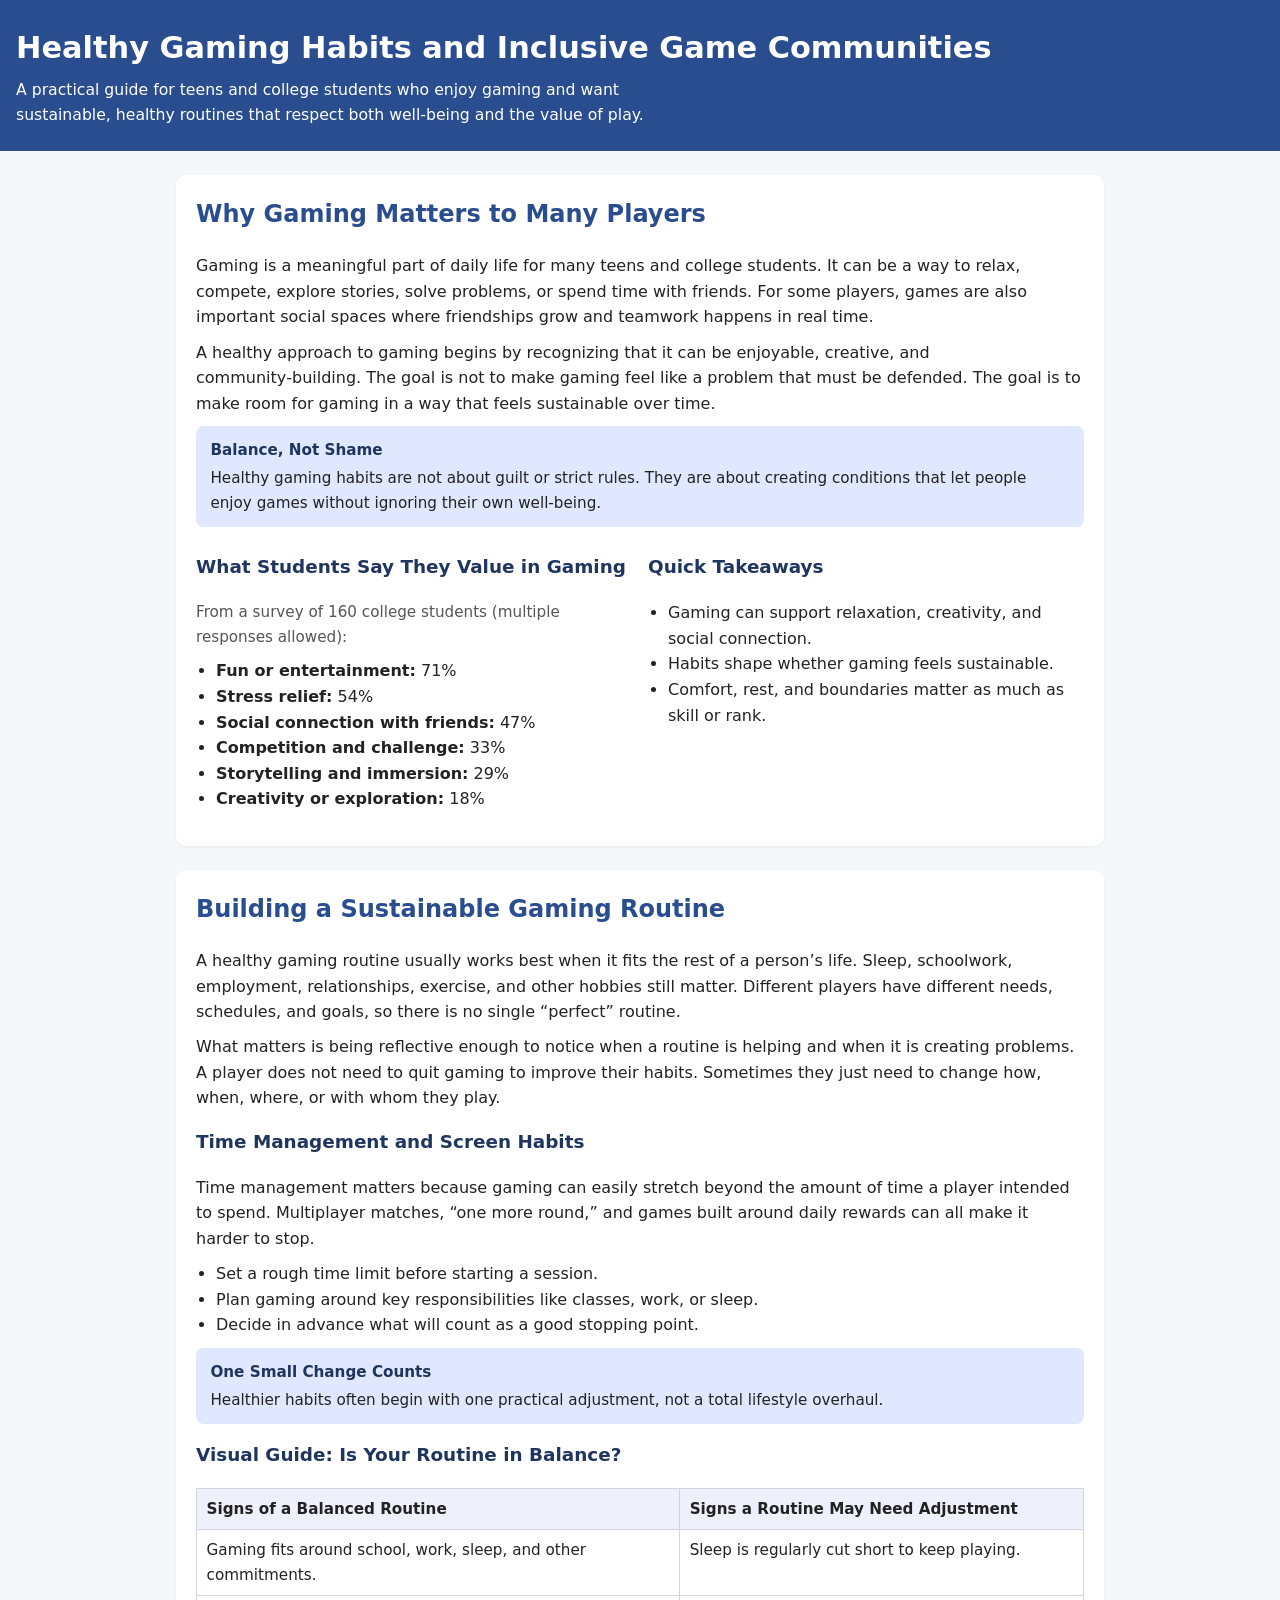
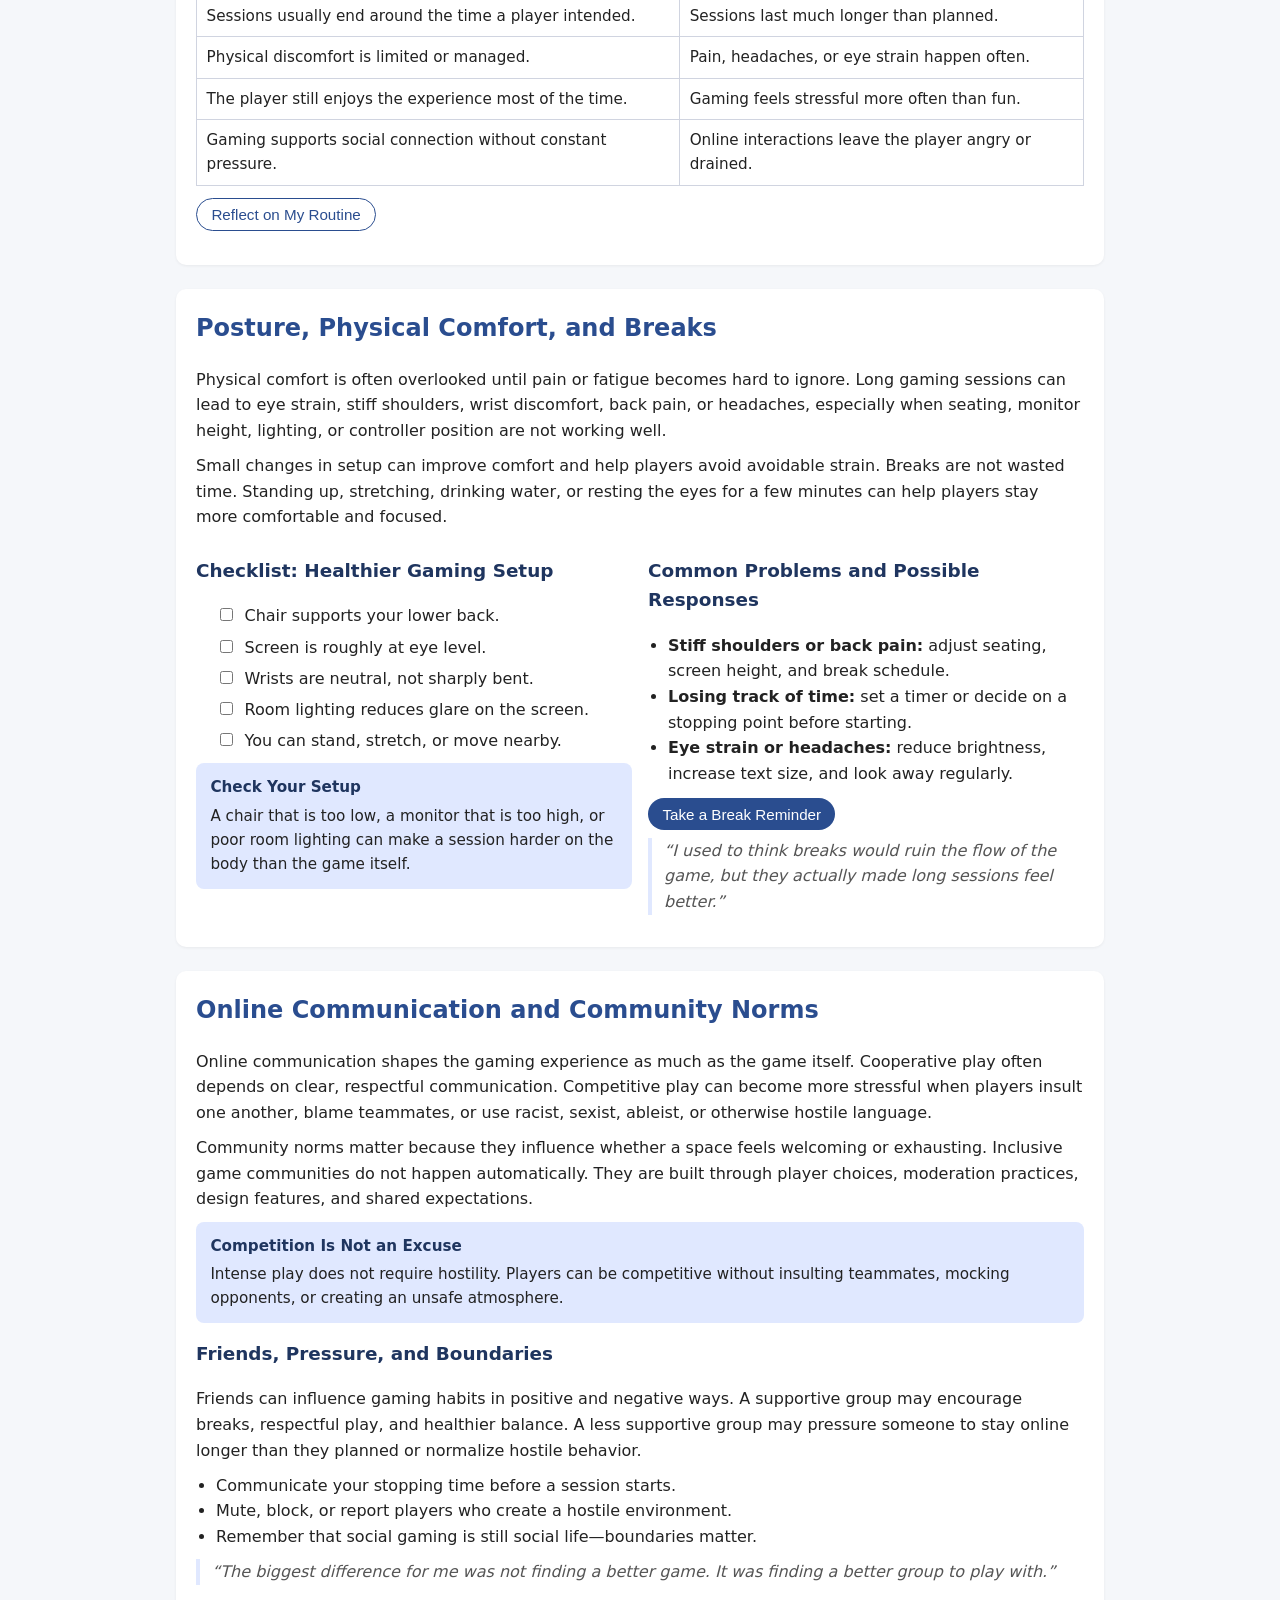
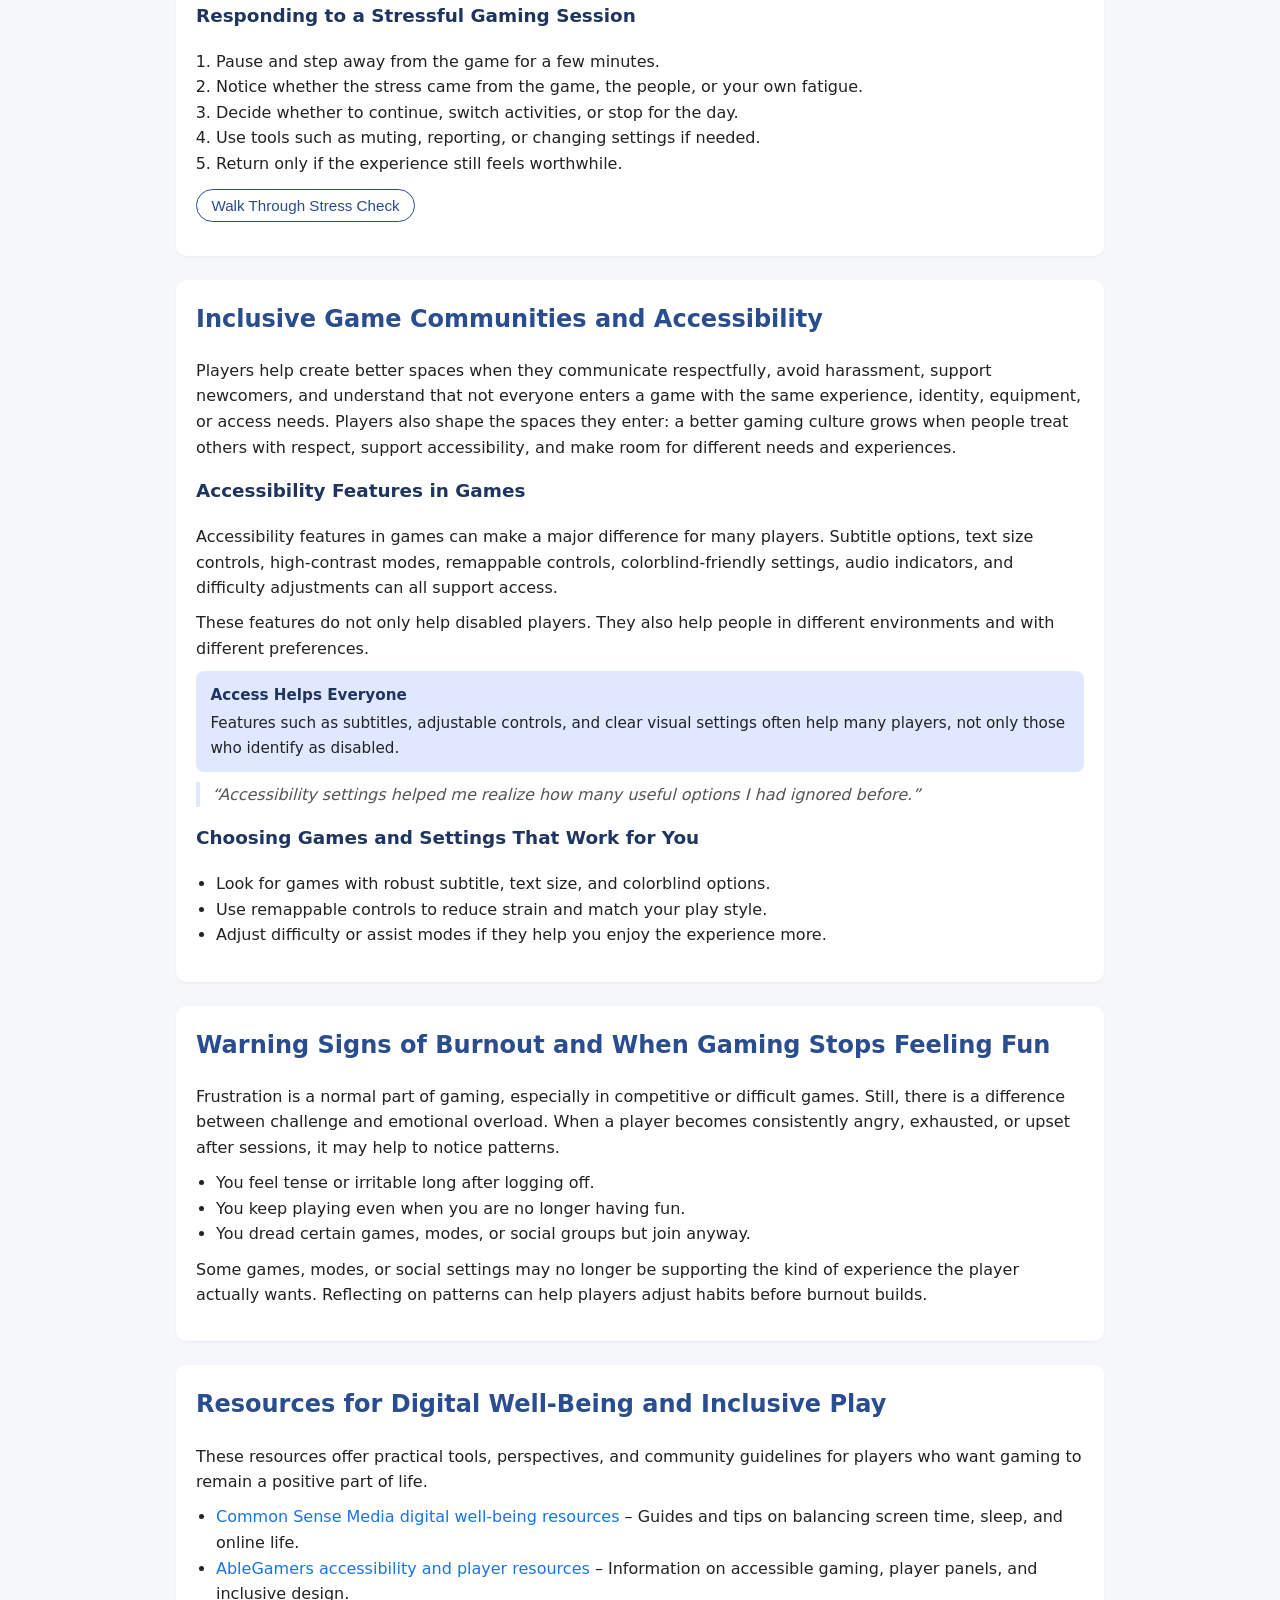
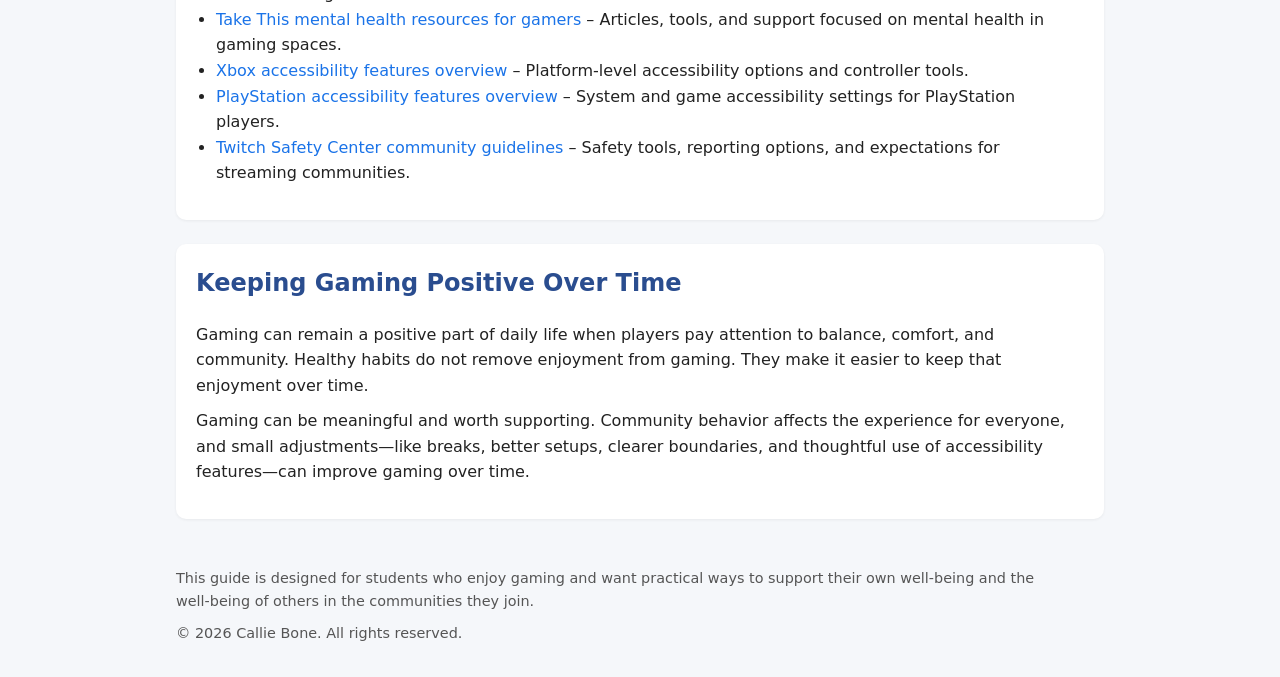
<file: index.html>
<!DOCTYPE html>
<html lang="en">
<head>
  <meta charset="UTF-8" />
  <title>Healthy Gaming Habits and Inclusive Game Communities</title>
  <meta name="viewport" content="width=device-width, initial-scale=1.0" />
  <link rel="stylesheet" href="https://fonts.googleapis.com/css2?family=Inter:wght@400;600&display=swap" />
<link rel="stylesheet" href="/assets/css/style.css" />

  <!-- Basic CSS for readability, comfort, and accessibility -->
  <style>
    :root {
      --bg: #f5f7fa;
      --card-bg: #ffffff;
      --accent: #2a4d8f;
      --accent-soft: #e0e8ff;
      --text: #222222;
      --muted: #555555;
    }

    * {
      box-sizing: border-box;
    }

    body {
      margin: 0;
      font-family: system-ui, -apple-system, BlinkMacSystemFont, "Segoe UI", sans-serif;
      background-color: var(--bg);
      color: var(--text);
      line-height: 1.6;
    }

    header {
      background: var(--accent);
      color: #ffffff;
      padding: 1.5rem 1rem;
    }

    header h1 {
      margin: 0 0 0.25rem 0;
      font-size: 1.9rem;
    }

    header p {
      margin: 0;
      max-width: 700px;
      font-size: 0.98rem;
    }

    main {
      max-width: 960px;
      margin: 1.5rem auto 3rem auto;
      padding: 0 1rem;
    }

    section {
      background: var(--card-bg);
      margin-bottom: 1.5rem;
      padding: 1.25rem 1.25rem 1.5rem 1.25rem;
      border-radius: 10px;
      box-shadow: 0 1px 3px rgba(0,0,0,0.06);
    }

    h2 {
      margin-top: 0;
      color: var(--accent);
      font-size: 1.5rem;
    }

    h3 {
      margin-top: 1rem;
      color: #1f355f;
      font-size: 1.15rem;
    }

    p {
      margin: 0.4rem 0 0.6rem 0;
    }

    ul, ol {
      padding-left: 1.25rem;
      margin: 0.4rem 0 0.6rem 0;
    }

    .muted {
      color: var(--muted);
      font-size: 0.95rem;
    }

    .quote {
      border-left: 4px solid var(--accent-soft);
      padding-left: 0.75rem;
      margin: 0.5rem 0;
      font-style: italic;
      color: var(--muted);
    }

    .sidebar {
      border-radius: 8px;
      background: var(--accent-soft);
      padding: 0.75rem 0.9rem;
      margin: 0.6rem 0;
      font-size: 0.95rem;
    }

    .sidebar strong {
      display: block;
      margin-bottom: 0.25rem;
      color: #1f355f;
    }

    .flex-two {
      display: flex;
      flex-wrap: wrap;
      gap: 1rem;
    }

    .flex-two > div {
      flex: 1 1 260px;
    }

    table {
      width: 100%;
      border-collapse: collapse;
      margin: 0.5rem 0 0.75rem 0;
      font-size: 0.95rem;
    }

    th, td {
      border: 1px solid #d0d4e0;
      padding: 0.5rem 0.6rem;
      vertical-align: top;
    }

    th {
      background: #eef1fb;
      text-align: left;
    }

    .checklist li {
      list-style: none;
      margin-bottom: 0.35rem;
    }

    .checklist input[type="checkbox"] {
      margin-right: 0.4rem;
    }

    .button-row {
      margin-top: 0.75rem;
      display: flex;
      flex-wrap: wrap;
      gap: 0.5rem;
    }

    button {
      border: none;
      border-radius: 999px;
      padding: 0.45rem 0.9rem;
      background: var(--accent);
      color: #ffffff;
      cursor: pointer;
      font-size: 0.95rem;
    }

    button.secondary {
      background: #ffffff;
      color: var(--accent);
      border: 1px solid var(--accent);
    }

    button:hover {
      opacity: 0.9;
    }

    .resources a {
      color: #1a73e8;
      text-decoration: none;
      font-weight: 500;
    }

    .resources a:hover {
      text-decoration: underline;
    }

    footer {
      max-width: 960px;
      margin: 0 auto 2rem auto;
      padding: 0 1rem;
      font-size: 0.9rem;
      color: var(--muted);
    }

    @media (prefers-reduced-motion: reduce) {
      * {
        scroll-behavior: auto !important;
      }
    }
  </style>
</head>
<body>
  <header>
    <h1>Healthy Gaming Habits and Inclusive Game Communities</h1>
    <p>
      A practical guide for teens and college students who enjoy gaming and want sustainable, healthy routines
      that respect both well‑being and the value of play.
    </p>
  </header>

  <main>
    <!-- Why gaming matters + balance -->
    <section id="why-gaming-matters">
      <h2>Why Gaming Matters to Many Players</h2>
      <p>
        Gaming is a meaningful part of daily life for many teens and college students. It can be a way to relax,
        compete, explore stories, solve problems, or spend time with friends. For some players, games are also
        important social spaces where friendships grow and teamwork happens in real time.
      </p>
      <p>
        A healthy approach to gaming begins by recognizing that it can be enjoyable, creative, and
        community‑building. The goal is not to make gaming feel like a problem that must be defended. The goal is
        to make room for gaming in a way that feels sustainable over time.
      </p>

      <div class="sidebar">
        <strong>Balance, Not Shame</strong>
        Healthy gaming habits are not about guilt or strict rules. They are about creating conditions that let
        people enjoy games without ignoring their own well‑being.
      </div>

      <div class="flex-two">
        <div>
          <h3>What Students Say They Value in Gaming</h3>
          <p class="muted">From a survey of 160 college students (multiple responses allowed):</p>
          <ul>
            <li><strong>Fun or entertainment:</strong> 71%</li>
            <li><strong>Stress relief:</strong> 54%</li>
            <li><strong>Social connection with friends:</strong> 47%</li>
            <li><strong>Competition and challenge:</strong> 33%</li>
            <li><strong>Storytelling and immersion:</strong> 29%</li>
            <li><strong>Creativity or exploration:</strong> 18%</li>
          </ul>
        </div>
        <div>
          <h3>Quick Takeaways</h3>
          <ul>
            <li>Gaming can support relaxation, creativity, and social connection.</li>
            <li>Habits shape whether gaming feels sustainable.</li>
            <li>Comfort, rest, and boundaries matter as much as skill or rank.</li>
          </ul>
        </div>
      </div>
    </section>

    <!-- Building a sustainable routine + time management -->
    <section id="routine">
      <h2>Building a Sustainable Gaming Routine</h2>
      <p>
        A healthy gaming routine usually works best when it fits the rest of a person’s life. Sleep, schoolwork,
        employment, relationships, exercise, and other hobbies still matter. Different players have different
        needs, schedules, and goals, so there is no single “perfect” routine.
      </p>
      <p>
        What matters is being reflective enough to notice when a routine is helping and when it is creating
        problems. A player does not need to quit gaming to improve their habits. Sometimes they just need to
        change how, when, where, or with whom they play.
      </p>

      <h3>Time Management and Screen Habits</h3>
      <p>
        Time management matters because gaming can easily stretch beyond the amount of time a player intended to
        spend. Multiplayer matches, “one more round,” and games built around daily rewards can all make it harder
        to stop.
      </p>
      <ul>
        <li>Set a rough time limit before starting a session.</li>
        <li>Plan gaming around key responsibilities like classes, work, or sleep.</li>
        <li>Decide in advance what will count as a good stopping point.</li>
      </ul>

      <div class="sidebar">
        <strong>One Small Change Counts</strong>
        Healthier habits often begin with one practical adjustment, not a total lifestyle overhaul.
      </div>

      <h3>Visual Guide: Is Your Routine in Balance?</h3>
      <!-- Visual representation: comparison table -->
      <table aria-label="Comparison of balanced gaming routines and routines that may need adjustment">
        <thead>
          <tr>
            <th>Signs of a Balanced Routine</th>
            <th>Signs a Routine May Need Adjustment</th>
          </tr>
        </thead>
        <tbody>
          <tr>
            <td>Gaming fits around school, work, sleep, and other commitments.</td>
            <td>Sleep is regularly cut short to keep playing.</td>
          </tr>
          <tr>
            <td>Sessions usually end around the time a player intended.</td>
            <td>Sessions last much longer than planned.</td>
          </tr>
          <tr>
            <td>Physical discomfort is limited or managed.</td>
            <td>Pain, headaches, or eye strain happen often.</td>
          </tr>
          <tr>
            <td>The player still enjoys the experience most of the time.</td>
            <td>Gaming feels stressful more often than fun.</td>
          </tr>
          <tr>
            <td>Gaming supports social connection without constant pressure.</td>
            <td>Online interactions leave the player angry or drained.</td>
          </tr>
        </tbody>
      </table>

      <div class="button-row">
        <button id="reflectRoutineBtn" class="secondary">Reflect on My Routine</button>
      </div>
      <p id="routineReflection" class="muted"></p>
    </section>

    <!-- Physical comfort, ergonomics, breaks -->
    <section id="physical-comfort">
      <h2>Posture, Physical Comfort, and Breaks</h2>
      <p>
        Physical comfort is often overlooked until pain or fatigue becomes hard to ignore. Long gaming sessions
        can lead to eye strain, stiff shoulders, wrist discomfort, back pain, or headaches, especially when
        seating, monitor height, lighting, or controller position are not working well.
      </p>
      <p>
        Small changes in setup can improve comfort and help players avoid avoidable strain. Breaks are not wasted
        time. Standing up, stretching, drinking water, or resting the eyes for a few minutes can help players stay
        more comfortable and focused.
      </p>

      <div class="flex-two">
        <div>
          <h3>Checklist: Healthier Gaming Setup</h3>
          <ul class="checklist">
            <li><label><input type="checkbox" /> Chair supports your lower back.</label></li>
            <li><label><input type="checkbox" /> Screen is roughly at eye level.</label></li>
            <li><label><input type="checkbox" /> Wrists are neutral, not sharply bent.</label></li>
            <li><label><input type="checkbox" /> Room lighting reduces glare on the screen.</label></li>
            <li><label><input type="checkbox" /> You can stand, stretch, or move nearby.</label></li>
          </ul>

          <div class="sidebar">
            <strong>Check Your Setup</strong>
            A chair that is too low, a monitor that is too high, or poor room lighting can make a session harder on
            the body than the game itself.
          </div>
        </div>

        <div>
          <h3>Common Problems and Possible Responses</h3>
          <ul>
            <li><strong>Stiff shoulders or back pain:</strong> adjust seating, screen height, and break schedule.</li>
            <li><strong>Losing track of time:</strong> set a timer or decide on a stopping point before starting.</li>
            <li><strong>Eye strain or headaches:</strong> reduce brightness, increase text size, and look away regularly.</li>
          </ul>

          <div class="button-row">
            <button id="breakBtn">Take a Break Reminder</button>
          </div>
          <p class="quote">
            “I used to think breaks would ruin the flow of the game, but they actually made long sessions feel better.”
          </p>
        </div>
      </div>
    </section>

    <!-- Online communication, toxicity, social boundaries -->
    <section id="online-communication">
      <h2>Online Communication and Community Norms</h2>
      <p>
        Online communication shapes the gaming experience as much as the game itself. Cooperative play often
        depends on clear, respectful communication. Competitive play can become more stressful when players insult
        one another, blame teammates, or use racist, sexist, ableist, or otherwise hostile language.
      </p>
      <p>
        Community norms matter because they influence whether a space feels welcoming or exhausting. Inclusive
        game communities do not happen automatically. They are built through player choices, moderation practices,
        design features, and shared expectations.
      </p>

      <div class="sidebar">
        <strong>Competition Is Not an Excuse</strong>
        Intense play does not require hostility. Players can be competitive without insulting teammates, mocking
        opponents, or creating an unsafe atmosphere.
      </div>

      <h3>Friends, Pressure, and Boundaries</h3>
      <p>
        Friends can influence gaming habits in positive and negative ways. A supportive group may encourage
        breaks, respectful play, and healthier balance. A less supportive group may pressure someone to stay
        online longer than they planned or normalize hostile behavior.
      </p>
      <ul>
        <li>Communicate your stopping time before a session starts.</li>
        <li>Mute, block, or report players who create a hostile environment.</li>
        <li>Remember that social gaming is still social life—boundaries matter.</li>
      </ul>
      <p class="quote">
        “The biggest difference for me was not finding a better game. It was finding a better group to play with.”
      </p>

      <h3>Responding to a Stressful Gaming Session</h3>
      <ol>
        <li>Pause and step away from the game for a few minutes.</li>
        <li>Notice whether the stress came from the game, the people, or your own fatigue.</li>
        <li>Decide whether to continue, switch activities, or stop for the day.</li>
        <li>Use tools such as muting, reporting, or changing settings if needed.</li>
        <li>Return only if the experience still feels worthwhile.</li>
      </ol>

      <div class="button-row">
        <button id="stressFlowBtn" class="secondary">Walk Through Stress Check</button>
      </div>
      <p id="stressOutput" class="muted"></p>
    </section>

    <!-- Accessibility and inclusive communities -->
    <section id="accessibility">
      <h2>Inclusive Game Communities and Accessibility</h2>
      <p>
        Players help create better spaces when they communicate respectfully, avoid harassment, support newcomers,
        and understand that not everyone enters a game with the same experience, identity, equipment, or access
        needs. Players also shape the spaces they enter: a better gaming culture grows when people treat others
        with respect, support accessibility, and make room for different needs and experiences.
      </p>

      <h3>Accessibility Features in Games</h3>
      <p>
        Accessibility features in games can make a major difference for many players. Subtitle options, text size
        controls, high‑contrast modes, remappable controls, colorblind‑friendly settings, audio indicators, and
        difficulty adjustments can all support access.
      </p>
      <p>
        These features do not only help disabled players. They also help people in different environments and with
        different preferences.
      </p>

      <div class="sidebar">
        <strong>Access Helps Everyone</strong>
        Features such as subtitles, adjustable controls, and clear visual settings often help many players, not
        only those who identify as disabled.
      </div>

      <p class="quote">
        “Accessibility settings helped me realize how many useful options I had ignored before.”
      </p>

      <h3>Choosing Games and Settings That Work for You</h3>
      <ul>
        <li>Look for games with robust subtitle, text size, and colorblind options.</li>
        <li>Use remappable controls to reduce strain and match your play style.</li>
        <li>Adjust difficulty or assist modes if they help you enjoy the experience more.</li>
      </ul>
    </section>

    <!-- Warning signs, burnout, reflection -->
    <section id="burnout">
      <h2>Warning Signs of Burnout and When Gaming Stops Feeling Fun</h2>
      <p>
        Frustration is a normal part of gaming, especially in competitive or difficult games. Still, there is a
        difference between challenge and emotional overload. When a player becomes consistently angry, exhausted,
        or upset after sessions, it may help to notice patterns.
      </p>
      <ul>
        <li>You feel tense or irritable long after logging off.</li>
        <li>You keep playing even when you are no longer having fun.</li>
        <li>You dread certain games, modes, or social groups but join anyway.</li>
      </ul>
      <p>
        Some games, modes, or social settings may no longer be supporting the kind of experience the player
        actually wants. Reflecting on patterns can help players adjust habits before burnout builds.
      </p>
    </section>

    <!-- Resources with descriptive links -->
    <section id="resources" class="resources">
      <h2>Resources for Digital Well‑Being and Inclusive Play</h2>
      <p>
        These resources offer practical tools, perspectives, and community guidelines for players who want gaming
        to remain a positive part of life.
      </p>
      <ul>
        <li>
          <a href="https://www.commonsensemedia.org/digital-wellbeing" target="_blank" rel="noopener">
            Common Sense Media digital well‑being resources
          </a>
          – Guides and tips on balancing screen time, sleep, and online life.
        </li>
        <li>
          <a href="https://ablegamers.org/" target="_blank" rel="noopener">
            AbleGamers accessibility and player resources
          </a>
          – Information on accessible gaming, player panels, and inclusive design.
        </li>
        <li>
          <a href="https://www.takethis.org/" target="_blank" rel="noopener">
            Take This mental health resources for gamers
          </a>
          – Articles, tools, and support focused on mental health in gaming spaces.
        </li>
        <li>
          <a href="https://www.xbox.com/accessibility" target="_blank" rel="noopener">
            Xbox accessibility features overview
          </a>
          – Platform‑level accessibility options and controller tools.
        </li>
        <li>
          <a href="https://www.playstation.com/accessibility/" target="_blank" rel="noopener">
            PlayStation accessibility features overview
          </a>
          – System and game accessibility settings for PlayStation players.
        </li>
        <li>
          <a href="https://safety.twitch.tv/" target="_blank" rel="noopener">
            Twitch Safety Center community guidelines
          </a>
          – Safety tools, reporting options, and expectations for streaming communities.
        </li>
      </ul>
    </section>

    <!-- Closing -->
    <section id="closing">
      <h2>Keeping Gaming Positive Over Time</h2>
      <p>
        Gaming can remain a positive part of daily life when players pay attention to balance, comfort, and
        community. Healthy habits do not remove enjoyment from gaming. They make it easier to keep that enjoyment
        over time.
      </p>
      <p>
        Gaming can be meaningful and worth supporting. Community behavior affects the experience for everyone, and
        small adjustments—like breaks, better setups, clearer boundaries, and thoughtful use of accessibility
        features—can improve gaming over time.
      </p>
    </section>
  </main>

  <footer>
    <p>
      This guide is designed for students who enjoy gaming and want practical ways to support their own
      well‑being and the well‑being of others in the communities they join.    </p>
              <p>&copy; 2026 Callie Bone. All rights reserved.</p>

  </footer>

  <!-- JavaScript for interactive elements -->
  <script>
    // Break reminder button
    document.getElementById("breakBtn").addEventListener("click", function () {
      alert("Quick break time: stand up, stretch your hands and shoulders, and drink some water.");
    });

    // Routine reflection prompt
    document.getElementById("reflectRoutineBtn").addEventListener("click", function () {
      const msg =
        "Think about your last week of gaming:\n\n" +
        "• When did gaming fit well around sleep, school, or work?\n" +
        "• When did it push other priorities aside?\n\n" +
        "Choose one small change you could try next session (like a timer or planned stopping point).";
      document.getElementById("routineReflection").textContent =
        "Reflection prompt: " + msg.replace(/\n/g, " ");
    });

    // Stressful session walkthrough
    document.getElementById("stressFlowBtn").addEventListener("click", function () {
      const steps = [
        "Pause and step away from the game for a few minutes.",
        "Notice whether the stress came from the game, the people, or your own fatigue.",
        "Decide whether to continue, switch activities, or stop for the day.",
        "Use tools such as muting, reporting, or changing settings if needed.",
        "Return only if the experience still feels worthwhile."
      ];
      document.getElementById("stressOutput").textContent =
        "Stress check steps: " + steps.join(" → ");
    });
  </script>
</body>
</html>
</file>
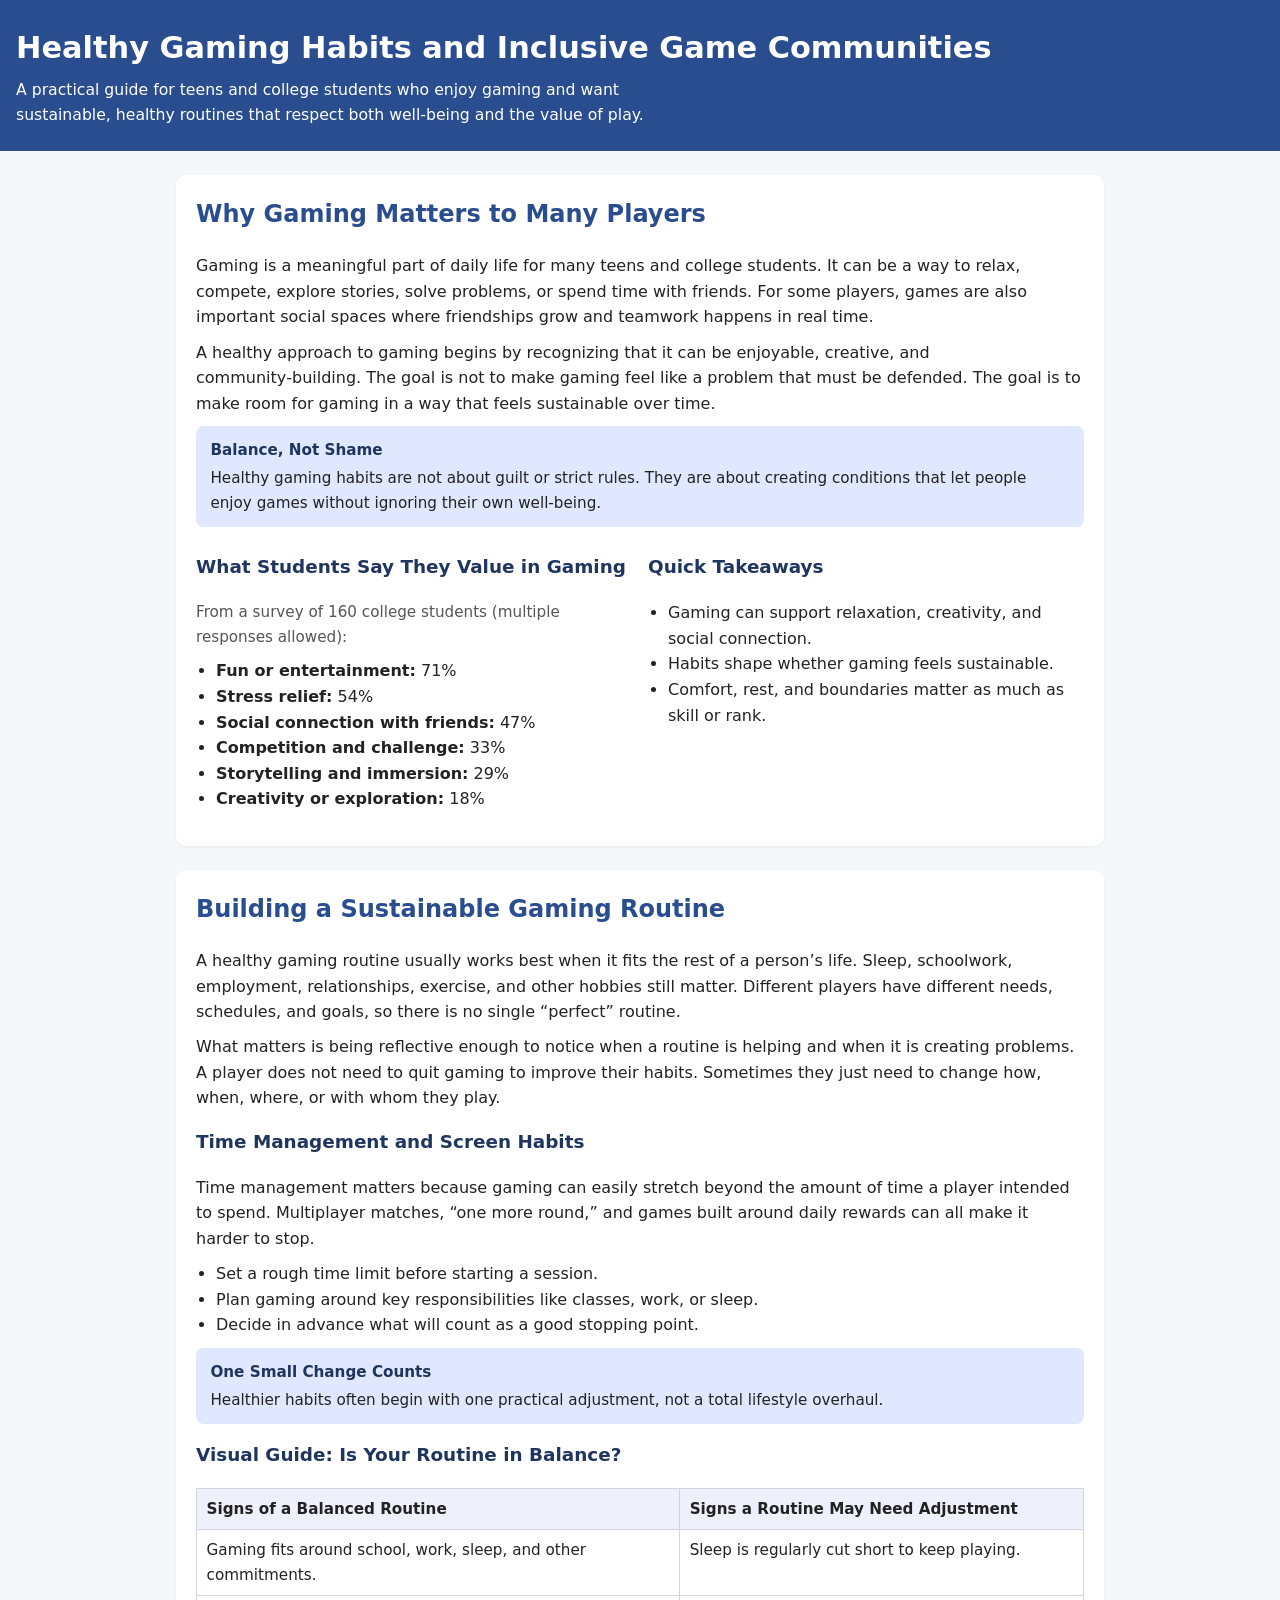
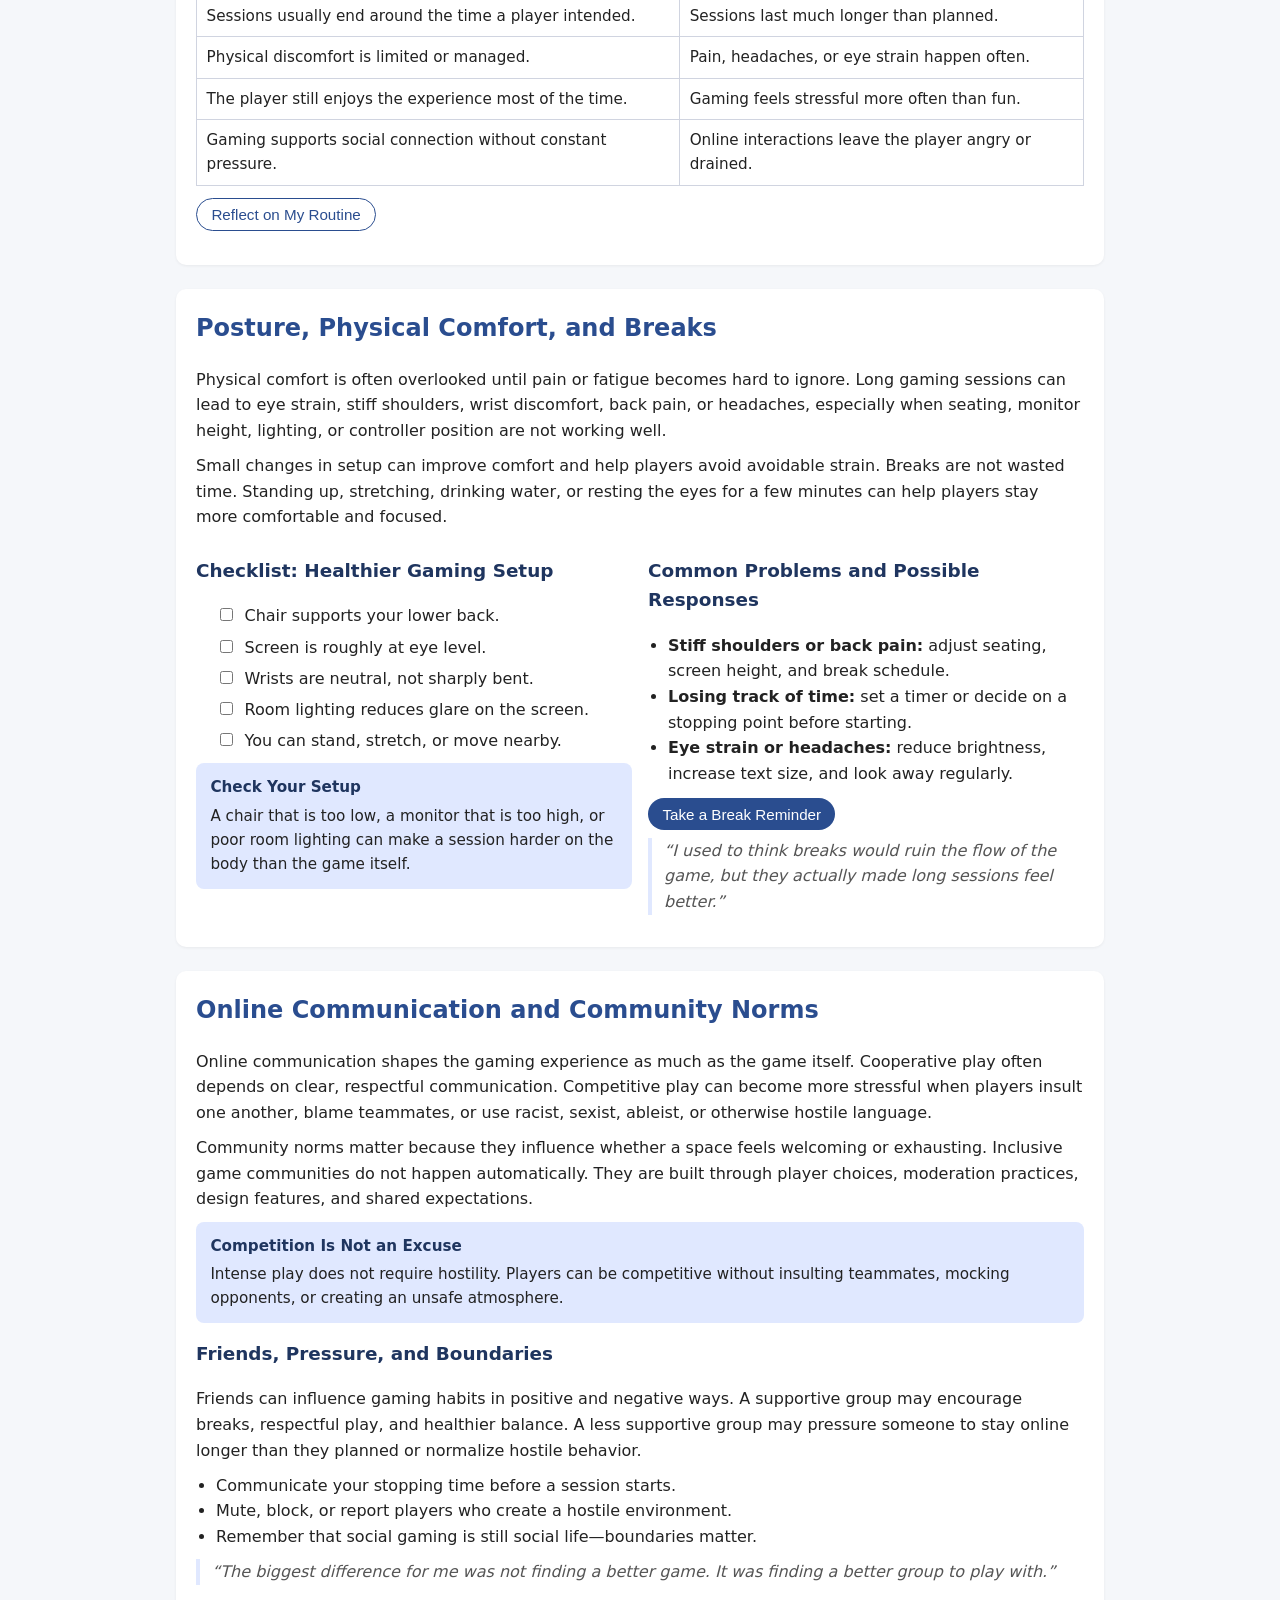
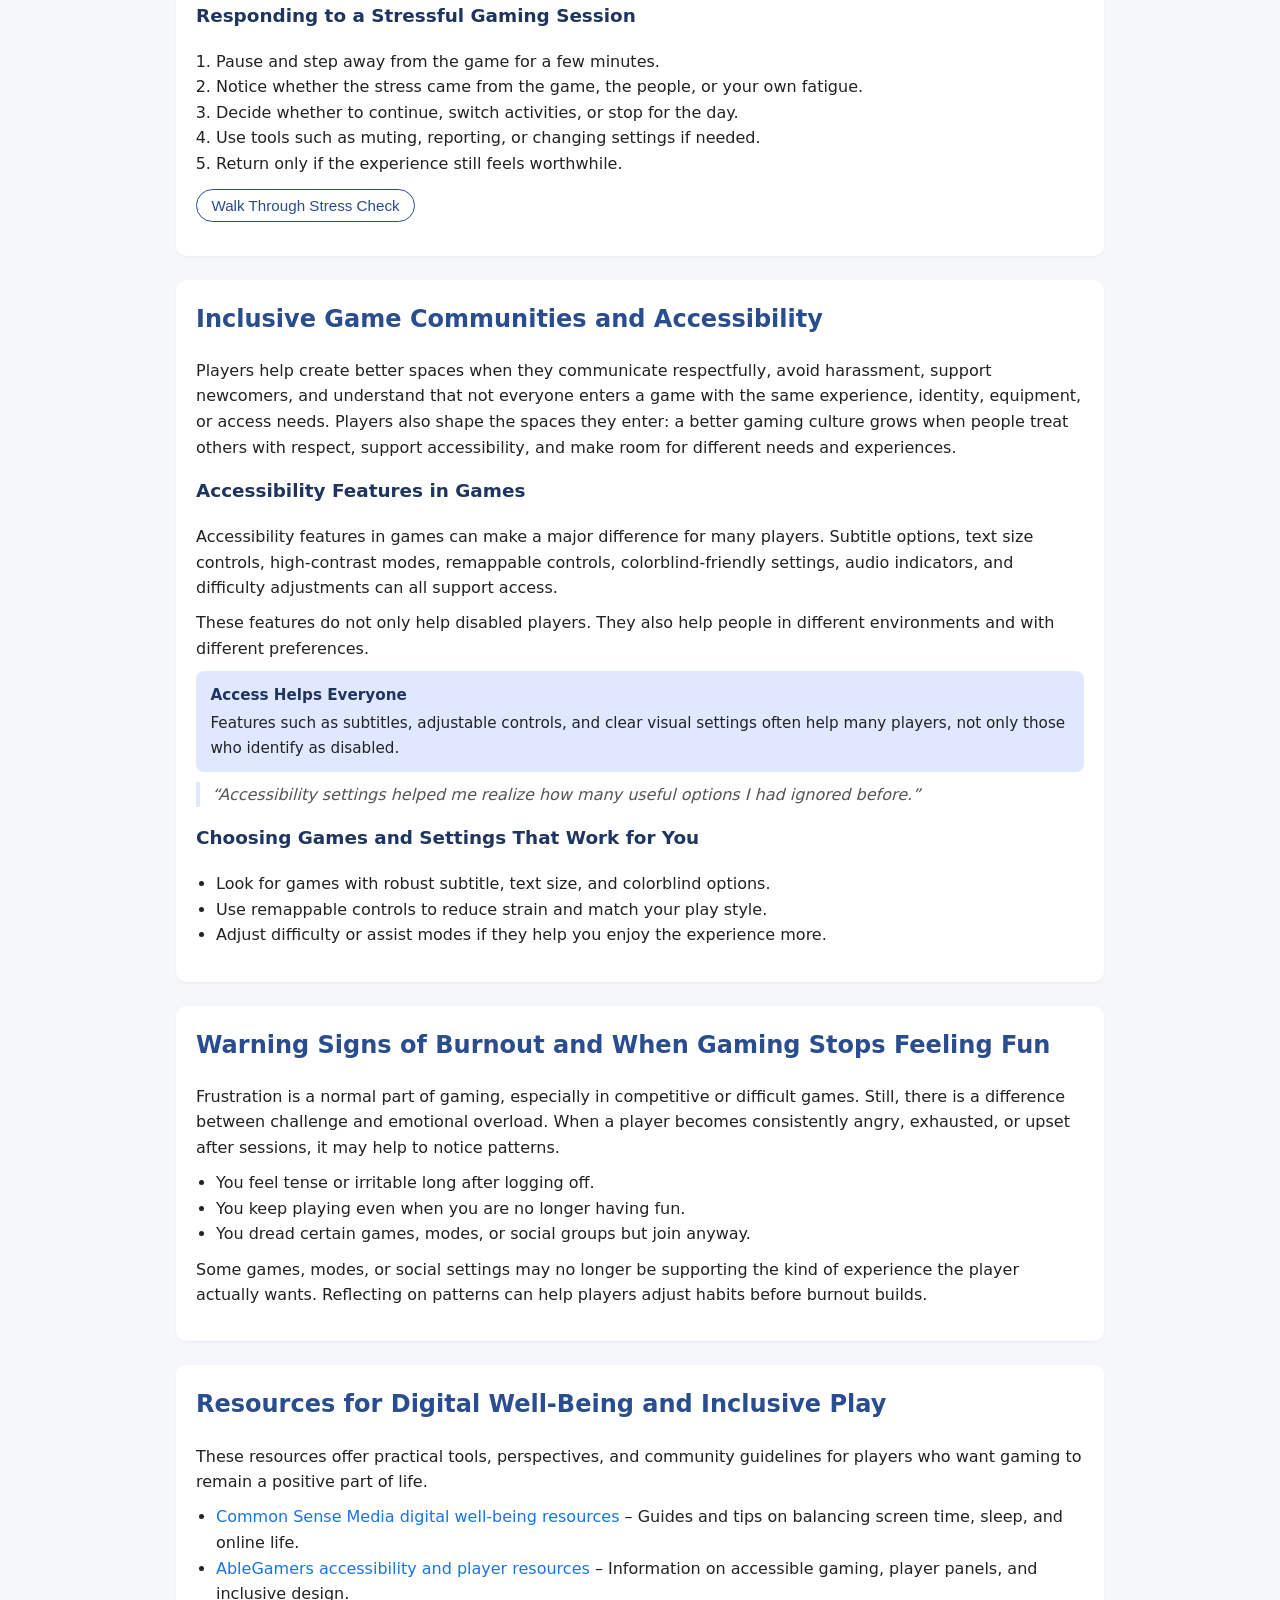
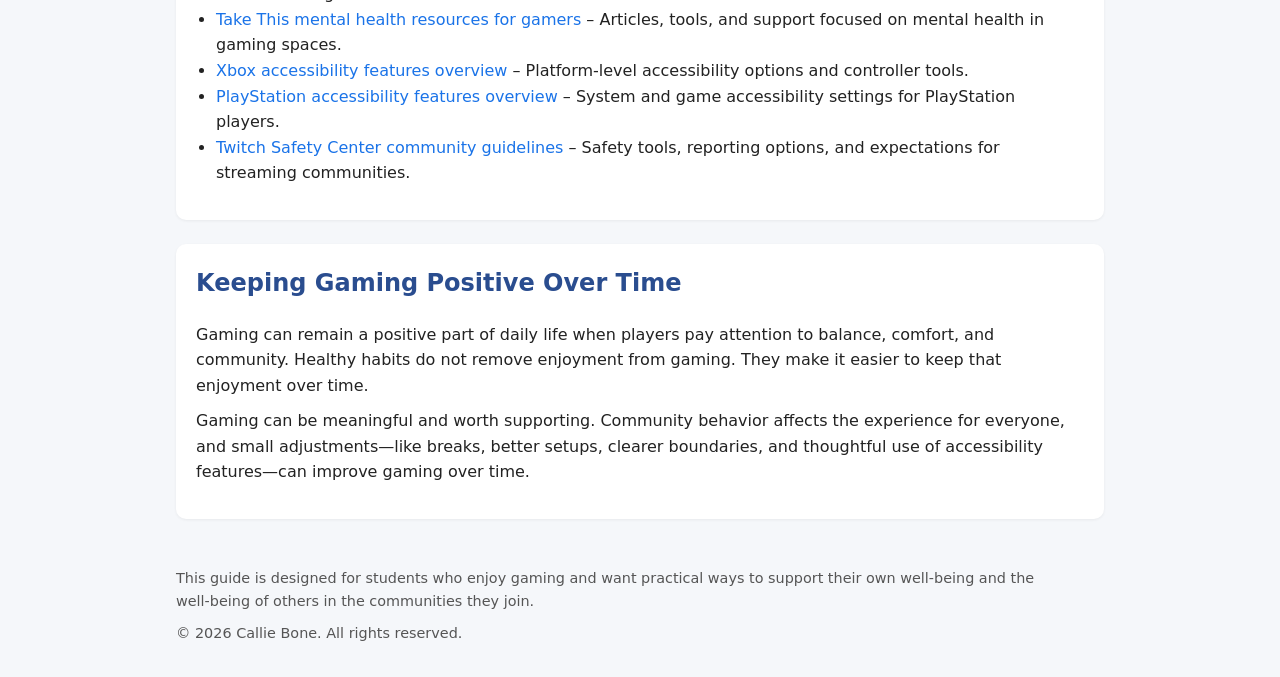
<file: css/index.html>
<!DOCTYPE html>
<html lang="en">
<head>
  <meta charset="UTF-8" />
  <title>Healthy Gaming Habits and Inclusive Game Communities</title>
  <meta name="viewport" content="width=device-width, initial-scale=1.0" />
<link rel="stylesheet" href="style.css" />

</head>
<body>
  <header>
    <h1>Healthy Gaming Habits and Inclusive Game Communities</h1>
    <p>
      A practical guide for teens and college students who enjoy gaming and want sustainable, healthy routines
      that respect both well‑being and the value of play.
    </p>
  </header>

  <main>
    <!-- Why gaming matters + balance -->
    <section id="why-gaming-matters">
      <h2>Why Gaming Matters to Many Players</h2>
      <p>
        Gaming is a meaningful part of daily life for many teens and college students. It can be a way to relax,
        compete, explore stories, solve problems, or spend time with friends. For some players, games are also
        important social spaces where friendships grow and teamwork happens in real time.
      </p>
      <p>
        A healthy approach to gaming begins by recognizing that it can be enjoyable, creative, and
        community‑building. The goal is not to make gaming feel like a problem that must be defended. The goal is
        to make room for gaming in a way that feels sustainable over time.
      </p>

      <div class="sidebar">
        <strong>Balance, Not Shame</strong>
        Healthy gaming habits are not about guilt or strict rules. They are about creating conditions that let
        people enjoy games without ignoring their own well‑being.
      </div>

      <div class="flex-two">
        <div>
          <h3>What Students Say They Value in Gaming</h3>
          <p class="muted">From a survey of 160 college students (multiple responses allowed):</p>
          <ul>
            <li><strong>Fun or entertainment:</strong> 71%</li>
            <li><strong>Stress relief:</strong> 54%</li>
            <li><strong>Social connection with friends:</strong> 47%</li>
            <li><strong>Competition and challenge:</strong> 33%</li>
            <li><strong>Storytelling and immersion:</strong> 29%</li>
            <li><strong>Creativity or exploration:</strong> 18%</li>
          </ul>
        </div>
        <div>
          <h3>Quick Takeaways</h3>
          <ul>
            <li>Gaming can support relaxation, creativity, and social connection.</li>
            <li>Habits shape whether gaming feels sustainable.</li>
            <li>Comfort, rest, and boundaries matter as much as skill or rank.</li>
          </ul>
        </div>
      </div>
    </section>

    <!-- Building a sustainable routine + time management -->
    <section id="routine">
      <h2>Building a Sustainable Gaming Routine</h2>
      <p>
        A healthy gaming routine usually works best when it fits the rest of a person’s life. Sleep, schoolwork,
        employment, relationships, exercise, and other hobbies still matter. Different players have different
        needs, schedules, and goals, so there is no single “perfect” routine.
      </p>
      <p>
        What matters is being reflective enough to notice when a routine is helping and when it is creating
        problems. A player does not need to quit gaming to improve their habits. Sometimes they just need to
        change how, when, where, or with whom they play.
      </p>

      <h3>Time Management and Screen Habits</h3>
      <p>
        Time management matters because gaming can easily stretch beyond the amount of time a player intended to
        spend. Multiplayer matches, “one more round,” and games built around daily rewards can all make it harder
        to stop.
      </p>
      <ul>
        <li>Set a rough time limit before starting a session.</li>
        <li>Plan gaming around key responsibilities like classes, work, or sleep.</li>
        <li>Decide in advance what will count as a good stopping point.</li>
      </ul>

      <div class="sidebar">
        <strong>One Small Change Counts</strong>
        Healthier habits often begin with one practical adjustment, not a total lifestyle overhaul.
      </div>

      <h3>Visual Guide: Is Your Routine in Balance?</h3>
      <!-- Visual representation: comparison table -->
      <table aria-label="Comparison of balanced gaming routines and routines that may need adjustment">
        <thead>
          <tr>
            <th>Signs of a Balanced Routine</th>
            <th>Signs a Routine May Need Adjustment</th>
          </tr>
        </thead>
        <tbody>
          <tr>
            <td>Gaming fits around school, work, sleep, and other commitments.</td>
            <td>Sleep is regularly cut short to keep playing.</td>
          </tr>
          <tr>
            <td>Sessions usually end around the time a player intended.</td>
            <td>Sessions last much longer than planned.</td>
          </tr>
          <tr>
            <td>Physical discomfort is limited or managed.</td>
            <td>Pain, headaches, or eye strain happen often.</td>
          </tr>
          <tr>
            <td>The player still enjoys the experience most of the time.</td>
            <td>Gaming feels stressful more often than fun.</td>
          </tr>
          <tr>
            <td>Gaming supports social connection without constant pressure.</td>
            <td>Online interactions leave the player angry or drained.</td>
          </tr>
        </tbody>
      </table>

      <div class="button-row">
        <button id="reflectRoutineBtn" class="secondary">Reflect on My Routine</button>
      </div>
      <p id="routineReflection" class="muted"></p>
    </section>

    <!-- Physical comfort, ergonomics, breaks -->
    <section id="physical-comfort">
      <h2>Posture, Physical Comfort, and Breaks</h2>
      <p>
        Physical comfort is often overlooked until pain or fatigue becomes hard to ignore. Long gaming sessions
        can lead to eye strain, stiff shoulders, wrist discomfort, back pain, or headaches, especially when
        seating, monitor height, lighting, or controller position are not working well.
      </p>
      <p>
        Small changes in setup can improve comfort and help players avoid avoidable strain. Breaks are not wasted
        time. Standing up, stretching, drinking water, or resting the eyes for a few minutes can help players stay
        more comfortable and focused.
      </p>

      <div class="flex-two">
        <div>
          <h3>Checklist: Healthier Gaming Setup</h3>
          <ul class="checklist">
            <li><label><input type="checkbox" /> Chair supports your lower back.</label></li>
            <li><label><input type="checkbox" /> Screen is roughly at eye level.</label></li>
            <li><label><input type="checkbox" /> Wrists are neutral, not sharply bent.</label></li>
            <li><label><input type="checkbox" /> Room lighting reduces glare on the screen.</label></li>
            <li><label><input type="checkbox" /> You can stand, stretch, or move nearby.</label></li>
          </ul>

          <div class="sidebar">
            <strong>Check Your Setup</strong>
            A chair that is too low, a monitor that is too high, or poor room lighting can make a session harder on
            the body than the game itself.
          </div>
        </div>

        <div>
          <h3>Common Problems and Possible Responses</h3>
          <ul>
            <li><strong>Stiff shoulders or back pain:</strong> adjust seating, screen height, and break schedule.</li>
            <li><strong>Losing track of time:</strong> set a timer or decide on a stopping point before starting.</li>
            <li><strong>Eye strain or headaches:</strong> reduce brightness, increase text size, and look away regularly.</li>
          </ul>

          <div class="button-row">
            <button id="breakBtn">Take a Break Reminder</button>
          </div>
          <p class="quote">
            “I used to think breaks would ruin the flow of the game, but they actually made long sessions feel better.”
          </p>
        </div>
      </div>
    </section>

    <!-- Online communication, toxicity, social boundaries -->
    <section id="online-communication">
      <h2>Online Communication and Community Norms</h2>
      <p>
        Online communication shapes the gaming experience as much as the game itself. Cooperative play often
        depends on clear, respectful communication. Competitive play can become more stressful when players insult
        one another, blame teammates, or use racist, sexist, ableist, or otherwise hostile language.
      </p>
      <p>
        Community norms matter because they influence whether a space feels welcoming or exhausting. Inclusive
        game communities do not happen automatically. They are built through player choices, moderation practices,
        design features, and shared expectations.
      </p>

      <div class="sidebar">
        <strong>Competition Is Not an Excuse</strong>
        Intense play does not require hostility. Players can be competitive without insulting teammates, mocking
        opponents, or creating an unsafe atmosphere.
      </div>

      <h3>Friends, Pressure, and Boundaries</h3>
      <p>
        Friends can influence gaming habits in positive and negative ways. A supportive group may encourage
        breaks, respectful play, and healthier balance. A less supportive group may pressure someone to stay
        online longer than they planned or normalize hostile behavior.
      </p>
      <ul>
        <li>Communicate your stopping time before a session starts.</li>
        <li>Mute, block, or report players who create a hostile environment.</li>
        <li>Remember that social gaming is still social life—boundaries matter.</li>
      </ul>
      <p class="quote">
        “The biggest difference for me was not finding a better game. It was finding a better group to play with.”
      </p>

      <h3>Responding to a Stressful Gaming Session</h3>
      <ol>
        <li>Pause and step away from the game for a few minutes.</li>
        <li>Notice whether the stress came from the game, the people, or your own fatigue.</li>
        <li>Decide whether to continue, switch activities, or stop for the day.</li>
        <li>Use tools such as muting, reporting, or changing settings if needed.</li>
        <li>Return only if the experience still feels worthwhile.</li>
      </ol>

      <div class="button-row">
        <button id="stressFlowBtn" class="secondary">Walk Through Stress Check</button>
      </div>
      <p id="stressOutput" class="muted"></p>
    </section>

    <!-- Accessibility and inclusive communities -->
    <section id="accessibility">
      <h2>Inclusive Game Communities and Accessibility</h2>
      <p>
        Players help create better spaces when they communicate respectfully, avoid harassment, support newcomers,
        and understand that not everyone enters a game with the same experience, identity, equipment, or access
        needs. Players also shape the spaces they enter: a better gaming culture grows when people treat others
        with respect, support accessibility, and make room for different needs and experiences.
      </p>

      <h3>Accessibility Features in Games</h3>
      <p>
        Accessibility features in games can make a major difference for many players. Subtitle options, text size
        controls, high‑contrast modes, remappable controls, colorblind‑friendly settings, audio indicators, and
        difficulty adjustments can all support access.
      </p>
      <p>
        These features do not only help disabled players. They also help people in different environments and with
        different preferences.
      </p>

      <div class="sidebar">
        <strong>Access Helps Everyone</strong>
        Features such as subtitles, adjustable controls, and clear visual settings often help many players, not
        only those who identify as disabled.
      </div>

      <p class="quote">
        “Accessibility settings helped me realize how many useful options I had ignored before.”
      </p>

      <h3>Choosing Games and Settings That Work for You</h3>
      <ul>
        <li>Look for games with robust subtitle, text size, and colorblind options.</li>
        <li>Use remappable controls to reduce strain and match your play style.</li>
        <li>Adjust difficulty or assist modes if they help you enjoy the experience more.</li>
      </ul>
    </section>

    <!-- Warning signs, burnout, reflection -->
    <section id="burnout">
      <h2>Warning Signs of Burnout and When Gaming Stops Feeling Fun</h2>
      <p>
        Frustration is a normal part of gaming, especially in competitive or difficult games. Still, there is a
        difference between challenge and emotional overload. When a player becomes consistently angry, exhausted,
        or upset after sessions, it may help to notice patterns.
      </p>
      <ul>
        <li>You feel tense or irritable long after logging off.</li>
        <li>You keep playing even when you are no longer having fun.</li>
        <li>You dread certain games, modes, or social groups but join anyway.</li>
      </ul>
      <p>
        Some games, modes, or social settings may no longer be supporting the kind of experience the player
        actually wants. Reflecting on patterns can help players adjust habits before burnout builds.
      </p>
    </section>

    <!-- Resources with descriptive links -->
    <section id="resources" class="resources">
      <h2>Resources for Digital Well‑Being and Inclusive Play</h2>
      <p>
        These resources offer practical tools, perspectives, and community guidelines for players who want gaming
        to remain a positive part of life.
      </p>
      <ul>
        <li>
          <a href="https://www.commonsensemedia.org/digital-wellbeing" target="_blank" rel="noopener">
            Common Sense Media digital well‑being resources
          </a>
          – Guides and tips on balancing screen time, sleep, and online life.
        </li>
        <li>
          <a href="https://ablegamers.org/" target="_blank" rel="noopener">
            AbleGamers accessibility and player resources
          </a>
          – Information on accessible gaming, player panels, and inclusive design.
        </li>
        <li>
          <a href="https://www.takethis.org/" target="_blank" rel="noopener">
            Take This mental health resources for gamers
          </a>
          – Articles, tools, and support focused on mental health in gaming spaces.
        </li>
        <li>
          <a href="https://www.xbox.com/accessibility" target="_blank" rel="noopener">
            Xbox accessibility features overview
          </a>
          – Platform‑level accessibility options and controller tools.
        </li>
        <li>
          <a href="https://www.playstation.com/accessibility/" target="_blank" rel="noopener">
            PlayStation accessibility features overview
          </a>
          – System and game accessibility settings for PlayStation players.
        </li>
        <li>
          <a href="https://safety.twitch.tv/" target="_blank" rel="noopener">
            Twitch Safety Center community guidelines
          </a>
          – Safety tools, reporting options, and expectations for streaming communities.
        </li>
      </ul>
    </section>

    <!-- Closing -->
    <section id="closing">
      <h2>Keeping Gaming Positive Over Time</h2>
      <p>
        Gaming can remain a positive part of daily life when players pay attention to balance, comfort, and
        community. Healthy habits do not remove enjoyment from gaming. They make it easier to keep that enjoyment
        over time.
      </p>
      <p>
        Gaming can be meaningful and worth supporting. Community behavior affects the experience for everyone, and
        small adjustments—like breaks, better setups, clearer boundaries, and thoughtful use of accessibility
        features—can improve gaming over time.
      </p>
    </section>
  </main>

  <footer>
    <p>
      This guide is designed for students who enjoy gaming and want practical ways to support their own
      well‑being and the well‑being of others in the communities they join.
    </p>
        <p>&copy; 2026 Callie Bone. All rights reserved.</p>

  </footer>

  <!-- JavaScript for interactive elements -->
  <script>
    // Break reminder button
    document.getElementById("breakBtn").addEventListener("click", function () {
      alert("Quick break time: stand up, stretch your hands and shoulders, and drink some water.");
    });

    // Routine reflection prompt
    document.getElementById("reflectRoutineBtn").addEventListener("click", function () {
      const msg =
        "Think about your last week of gaming:\n\n" +
        "• When did gaming fit well around sleep, school, or work?\n" +
        "• When did it push other priorities aside?\n\n" +
        "Choose one small change you could try next session (like a timer or planned stopping point).";
      document.getElementById("routineReflection").textContent =
        "Reflection prompt: " + msg.replace(/\n/g, " ");
    });

    // Stressful session walkthrough
    document.getElementById("stressFlowBtn").addEventListener("click", function () {
      const steps = [
        "Pause and step away from the game for a few minutes.",
        "Notice whether the stress came from the game, the people, or your own fatigue.",
        "Decide whether to continue, switch activities, or stop for the day.",
        "Use tools such as muting, reporting, or changing settings if needed.",
        "Return only if the experience still feels worthwhile."
      ];
      document.getElementById("stressOutput").textContent =
        "Stress check steps: " + steps.join(" → ");
    });
  </script>
</body>
</html>
</file>
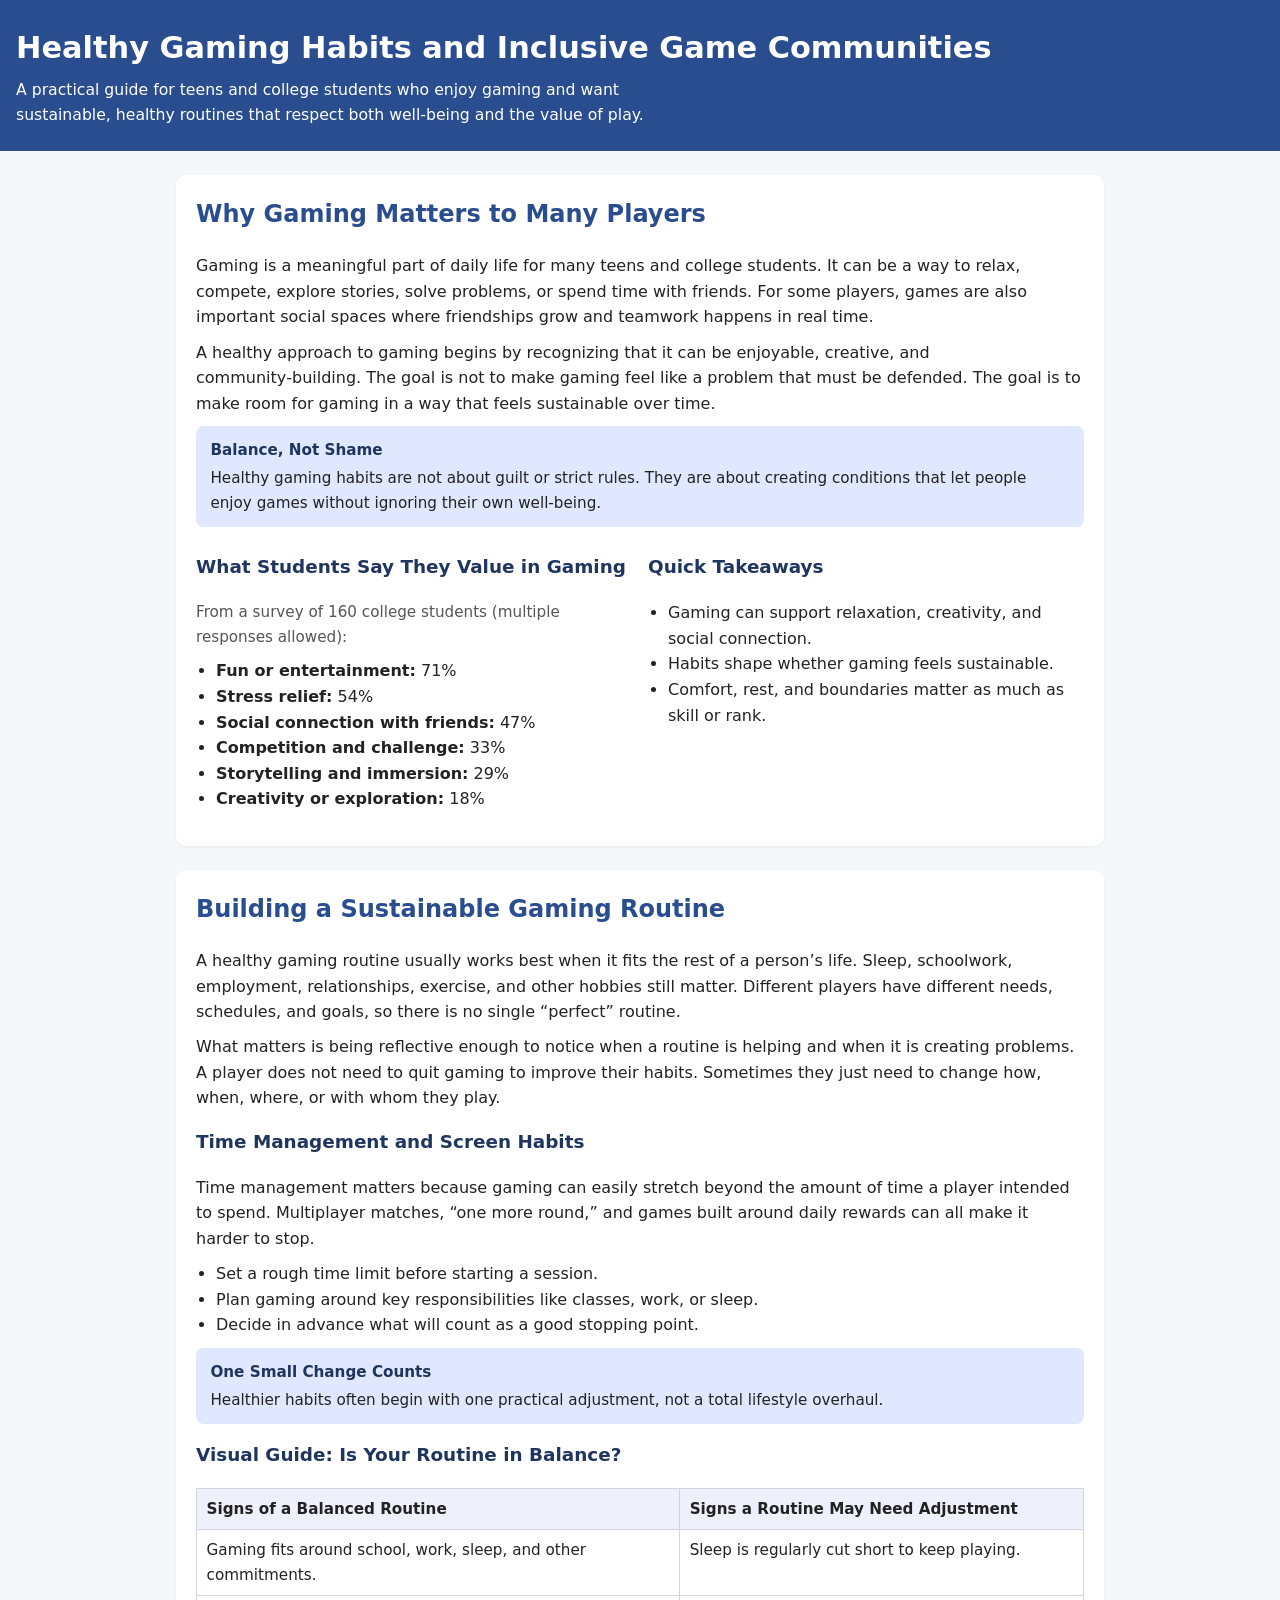
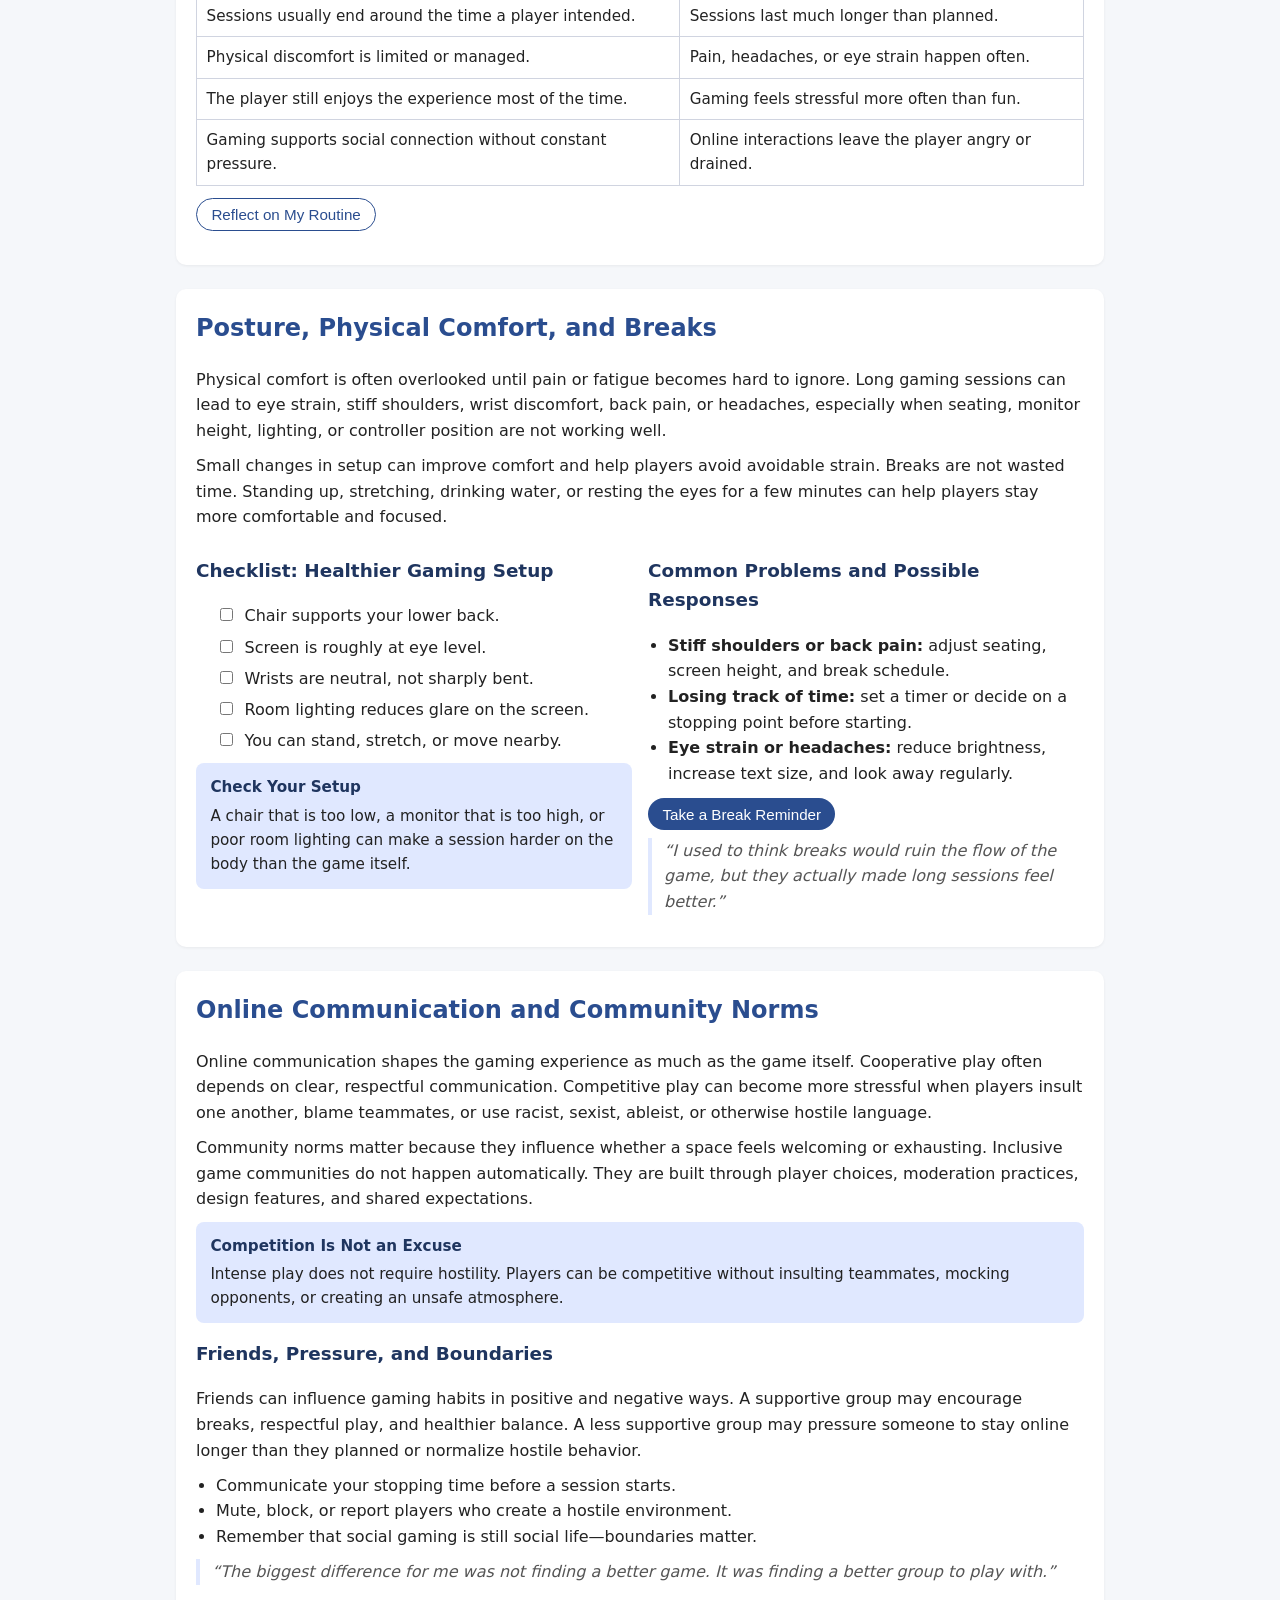
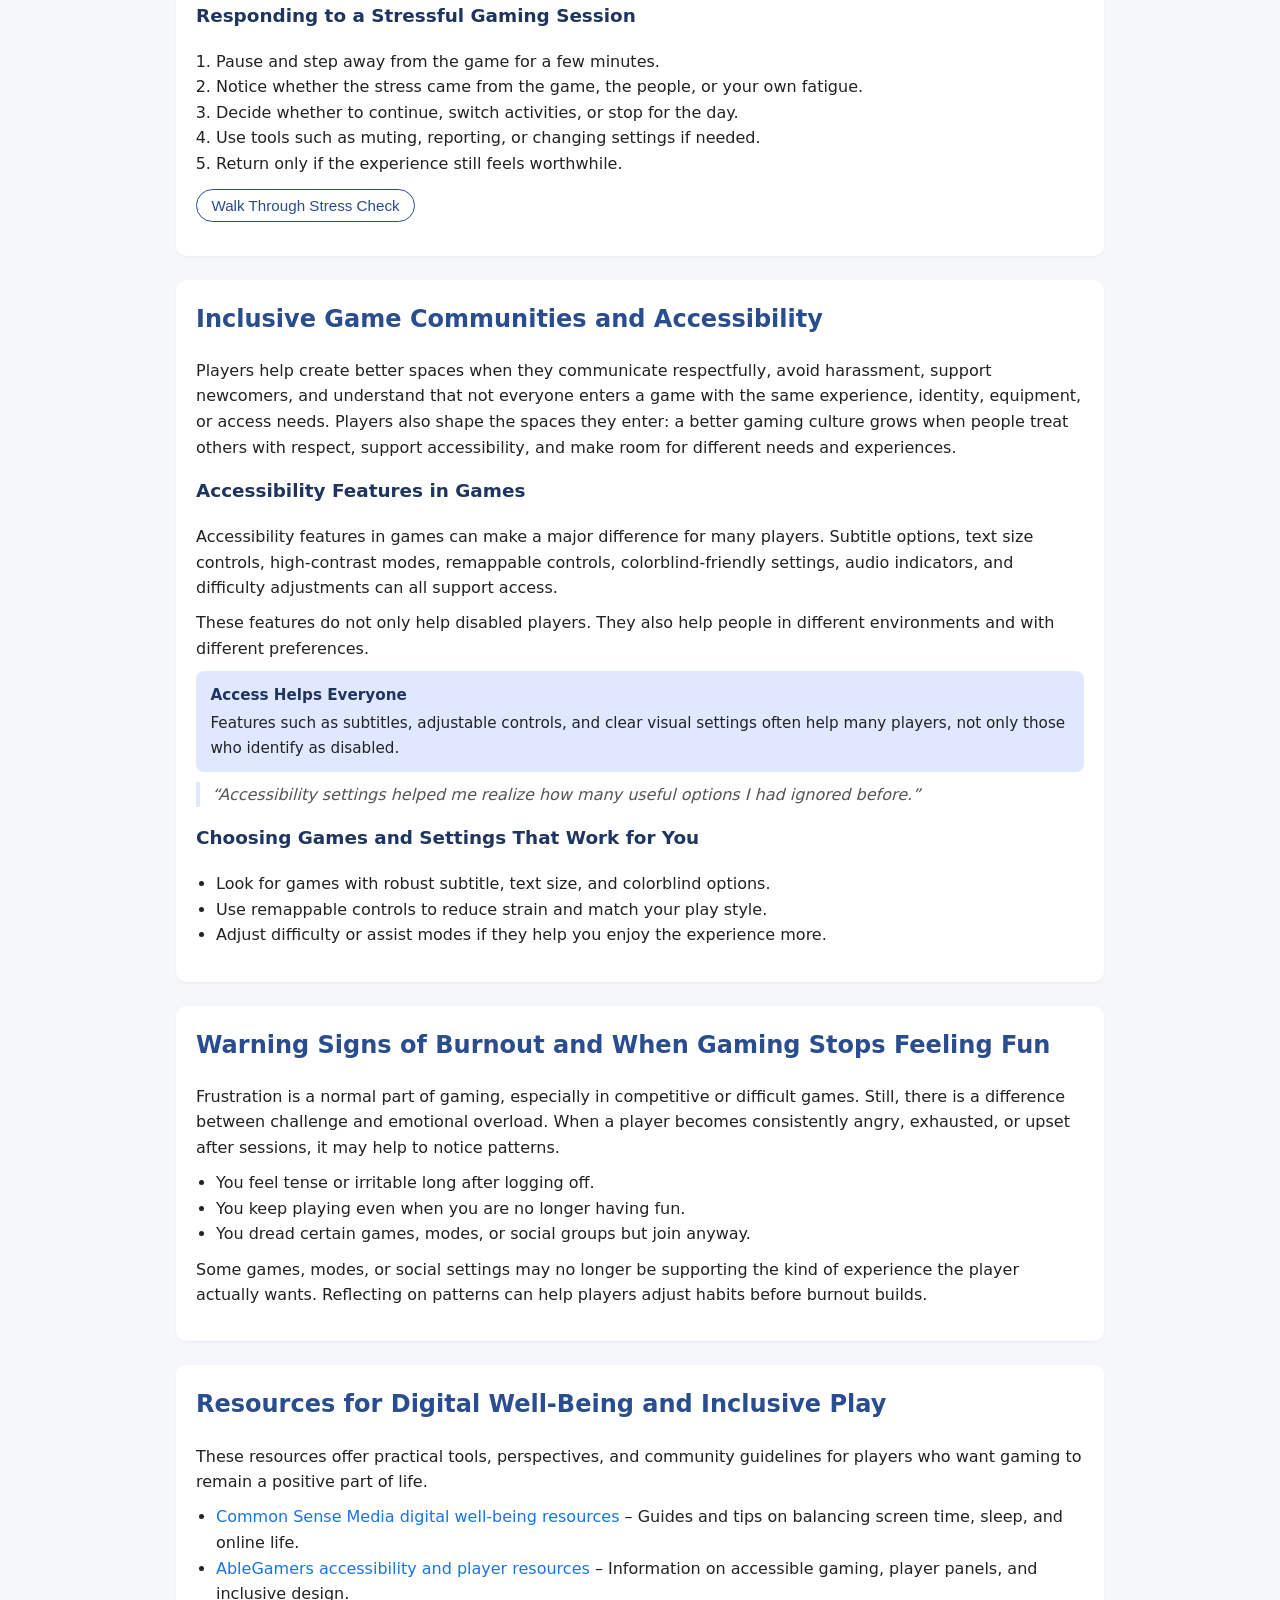
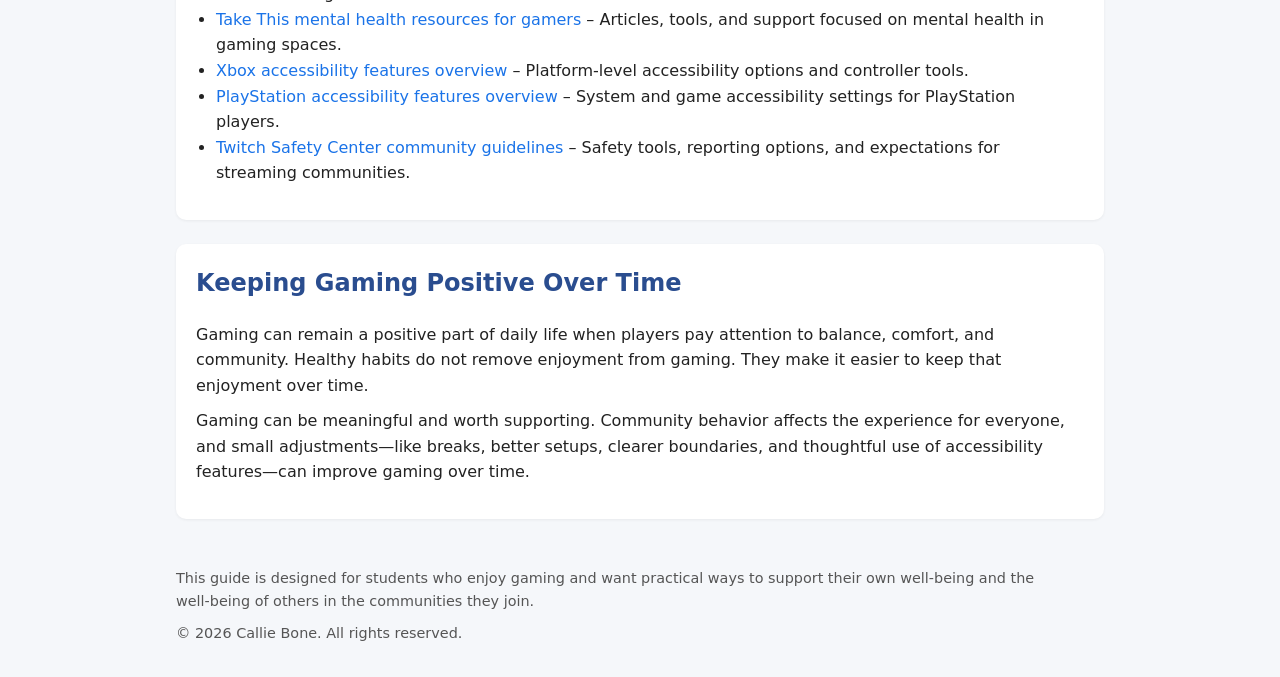
<file: starting/index.html>
<!DOCTYPE html>
<html lang="en">
<head>
  <meta charset="UTF-8" />
  <title>Healthy Gaming Habits and Inclusive Game Communities</title>
  <meta name="viewport" content="width=device-width, initial-scale=1.0" />
    <link rel="stylesheet" href="/starting/css/style.css" />

</head>
<body>
  <header>
    <h1>Healthy Gaming Habits and Inclusive Game Communities</h1>
    <p>
      A practical guide for teens and college students who enjoy gaming and want sustainable, healthy routines
      that respect both well‑being and the value of play.
    </p>
  </header>

  <main>
    <!-- Why gaming matters + balance -->
    <section id="why-gaming-matters">
      <h2>Why Gaming Matters to Many Players</h2>
      <p>
        Gaming is a meaningful part of daily life for many teens and college students. It can be a way to relax,
        compete, explore stories, solve problems, or spend time with friends. For some players, games are also
        important social spaces where friendships grow and teamwork happens in real time.
      </p>
      <p>
        A healthy approach to gaming begins by recognizing that it can be enjoyable, creative, and
        community‑building. The goal is not to make gaming feel like a problem that must be defended. The goal is
        to make room for gaming in a way that feels sustainable over time.
      </p>

      <div class="sidebar">
        <strong>Balance, Not Shame</strong>
        Healthy gaming habits are not about guilt or strict rules. They are about creating conditions that let
        people enjoy games without ignoring their own well‑being.
      </div>

      <div class="flex-two">
        <div>
          <h3>What Students Say They Value in Gaming</h3>
          <p class="muted">From a survey of 160 college students (multiple responses allowed):</p>
          <ul>
            <li><strong>Fun or entertainment:</strong> 71%</li>
            <li><strong>Stress relief:</strong> 54%</li>
            <li><strong>Social connection with friends:</strong> 47%</li>
            <li><strong>Competition and challenge:</strong> 33%</li>
            <li><strong>Storytelling and immersion:</strong> 29%</li>
            <li><strong>Creativity or exploration:</strong> 18%</li>
          </ul>
        </div>
        <div>
          <h3>Quick Takeaways</h3>
          <ul>
            <li>Gaming can support relaxation, creativity, and social connection.</li>
            <li>Habits shape whether gaming feels sustainable.</li>
            <li>Comfort, rest, and boundaries matter as much as skill or rank.</li>
          </ul>
        </div>
      </div>
    </section>

    <!-- Building a sustainable routine + time management -->
    <section id="routine">
      <h2>Building a Sustainable Gaming Routine</h2>
      <p>
        A healthy gaming routine usually works best when it fits the rest of a person’s life. Sleep, schoolwork,
        employment, relationships, exercise, and other hobbies still matter. Different players have different
        needs, schedules, and goals, so there is no single “perfect” routine.
      </p>
      <p>
        What matters is being reflective enough to notice when a routine is helping and when it is creating
        problems. A player does not need to quit gaming to improve their habits. Sometimes they just need to
        change how, when, where, or with whom they play.
      </p>

      <h3>Time Management and Screen Habits</h3>
      <p>
        Time management matters because gaming can easily stretch beyond the amount of time a player intended to
        spend. Multiplayer matches, “one more round,” and games built around daily rewards can all make it harder
        to stop.
      </p>
      <ul>
        <li>Set a rough time limit before starting a session.</li>
        <li>Plan gaming around key responsibilities like classes, work, or sleep.</li>
        <li>Decide in advance what will count as a good stopping point.</li>
      </ul>

      <div class="sidebar">
        <strong>One Small Change Counts</strong>
        Healthier habits often begin with one practical adjustment, not a total lifestyle overhaul.
      </div>

      <h3>Visual Guide: Is Your Routine in Balance?</h3>
      <!-- Visual representation: comparison table -->
      <table aria-label="Comparison of balanced gaming routines and routines that may need adjustment">
        <thead>
          <tr>
            <th>Signs of a Balanced Routine</th>
            <th>Signs a Routine May Need Adjustment</th>
          </tr>
        </thead>
        <tbody>
          <tr>
            <td>Gaming fits around school, work, sleep, and other commitments.</td>
            <td>Sleep is regularly cut short to keep playing.</td>
          </tr>
          <tr>
            <td>Sessions usually end around the time a player intended.</td>
            <td>Sessions last much longer than planned.</td>
          </tr>
          <tr>
            <td>Physical discomfort is limited or managed.</td>
            <td>Pain, headaches, or eye strain happen often.</td>
          </tr>
          <tr>
            <td>The player still enjoys the experience most of the time.</td>
            <td>Gaming feels stressful more often than fun.</td>
          </tr>
          <tr>
            <td>Gaming supports social connection without constant pressure.</td>
            <td>Online interactions leave the player angry or drained.</td>
          </tr>
        </tbody>
      </table>

      <div class="button-row">
        <button id="reflectRoutineBtn" class="secondary">Reflect on My Routine</button>
      </div>
      <p id="routineReflection" class="muted"></p>
    </section>

    <!-- Physical comfort, ergonomics, breaks -->
    <section id="physical-comfort">
      <h2>Posture, Physical Comfort, and Breaks</h2>
      <p>
        Physical comfort is often overlooked until pain or fatigue becomes hard to ignore. Long gaming sessions
        can lead to eye strain, stiff shoulders, wrist discomfort, back pain, or headaches, especially when
        seating, monitor height, lighting, or controller position are not working well.
      </p>
      <p>
        Small changes in setup can improve comfort and help players avoid avoidable strain. Breaks are not wasted
        time. Standing up, stretching, drinking water, or resting the eyes for a few minutes can help players stay
        more comfortable and focused.
      </p>

      <div class="flex-two">
        <div>
          <h3>Checklist: Healthier Gaming Setup</h3>
          <ul class="checklist">
            <li><label><input type="checkbox" /> Chair supports your lower back.</label></li>
            <li><label><input type="checkbox" /> Screen is roughly at eye level.</label></li>
            <li><label><input type="checkbox" /> Wrists are neutral, not sharply bent.</label></li>
            <li><label><input type="checkbox" /> Room lighting reduces glare on the screen.</label></li>
            <li><label><input type="checkbox" /> You can stand, stretch, or move nearby.</label></li>
          </ul>

          <div class="sidebar">
            <strong>Check Your Setup</strong>
            A chair that is too low, a monitor that is too high, or poor room lighting can make a session harder on
            the body than the game itself.
          </div>
        </div>

        <div>
          <h3>Common Problems and Possible Responses</h3>
          <ul>
            <li><strong>Stiff shoulders or back pain:</strong> adjust seating, screen height, and break schedule.</li>
            <li><strong>Losing track of time:</strong> set a timer or decide on a stopping point before starting.</li>
            <li><strong>Eye strain or headaches:</strong> reduce brightness, increase text size, and look away regularly.</li>
          </ul>

          <div class="button-row">
            <button id="breakBtn">Take a Break Reminder</button>
          </div>
          <p class="quote">
            “I used to think breaks would ruin the flow of the game, but they actually made long sessions feel better.”
          </p>
        </div>
      </div>
    </section>

    <!-- Online communication, toxicity, social boundaries -->
    <section id="online-communication">
      <h2>Online Communication and Community Norms</h2>
      <p>
        Online communication shapes the gaming experience as much as the game itself. Cooperative play often
        depends on clear, respectful communication. Competitive play can become more stressful when players insult
        one another, blame teammates, or use racist, sexist, ableist, or otherwise hostile language.
      </p>
      <p>
        Community norms matter because they influence whether a space feels welcoming or exhausting. Inclusive
        game communities do not happen automatically. They are built through player choices, moderation practices,
        design features, and shared expectations.
      </p>

      <div class="sidebar">
        <strong>Competition Is Not an Excuse</strong>
        Intense play does not require hostility. Players can be competitive without insulting teammates, mocking
        opponents, or creating an unsafe atmosphere.
      </div>

      <h3>Friends, Pressure, and Boundaries</h3>
      <p>
        Friends can influence gaming habits in positive and negative ways. A supportive group may encourage
        breaks, respectful play, and healthier balance. A less supportive group may pressure someone to stay
        online longer than they planned or normalize hostile behavior.
      </p>
      <ul>
        <li>Communicate your stopping time before a session starts.</li>
        <li>Mute, block, or report players who create a hostile environment.</li>
        <li>Remember that social gaming is still social life—boundaries matter.</li>
      </ul>
      <p class="quote">
        “The biggest difference for me was not finding a better game. It was finding a better group to play with.”
      </p>

      <h3>Responding to a Stressful Gaming Session</h3>
      <ol>
        <li>Pause and step away from the game for a few minutes.</li>
        <li>Notice whether the stress came from the game, the people, or your own fatigue.</li>
        <li>Decide whether to continue, switch activities, or stop for the day.</li>
        <li>Use tools such as muting, reporting, or changing settings if needed.</li>
        <li>Return only if the experience still feels worthwhile.</li>
      </ol>

      <div class="button-row">
        <button id="stressFlowBtn" class="secondary">Walk Through Stress Check</button>
      </div>
      <p id="stressOutput" class="muted"></p>
    </section>

    <!-- Accessibility and inclusive communities -->
    <section id="accessibility">
      <h2>Inclusive Game Communities and Accessibility</h2>
      <p>
        Players help create better spaces when they communicate respectfully, avoid harassment, support newcomers,
        and understand that not everyone enters a game with the same experience, identity, equipment, or access
        needs. Players also shape the spaces they enter: a better gaming culture grows when people treat others
        with respect, support accessibility, and make room for different needs and experiences.
      </p>

      <h3>Accessibility Features in Games</h3>
      <p>
        Accessibility features in games can make a major difference for many players. Subtitle options, text size
        controls, high‑contrast modes, remappable controls, colorblind‑friendly settings, audio indicators, and
        difficulty adjustments can all support access.
      </p>
      <p>
        These features do not only help disabled players. They also help people in different environments and with
        different preferences.
      </p>

      <div class="sidebar">
        <strong>Access Helps Everyone</strong>
        Features such as subtitles, adjustable controls, and clear visual settings often help many players, not
        only those who identify as disabled.
      </div>

      <p class="quote">
        “Accessibility settings helped me realize how many useful options I had ignored before.”
      </p>

      <h3>Choosing Games and Settings That Work for You</h3>
      <ul>
        <li>Look for games with robust subtitle, text size, and colorblind options.</li>
        <li>Use remappable controls to reduce strain and match your play style.</li>
        <li>Adjust difficulty or assist modes if they help you enjoy the experience more.</li>
      </ul>
    </section>

    <!-- Warning signs, burnout, reflection -->
    <section id="burnout">
      <h2>Warning Signs of Burnout and When Gaming Stops Feeling Fun</h2>
      <p>
        Frustration is a normal part of gaming, especially in competitive or difficult games. Still, there is a
        difference between challenge and emotional overload. When a player becomes consistently angry, exhausted,
        or upset after sessions, it may help to notice patterns.
      </p>
      <ul>
        <li>You feel tense or irritable long after logging off.</li>
        <li>You keep playing even when you are no longer having fun.</li>
        <li>You dread certain games, modes, or social groups but join anyway.</li>
      </ul>
      <p>
        Some games, modes, or social settings may no longer be supporting the kind of experience the player
        actually wants. Reflecting on patterns can help players adjust habits before burnout builds.
      </p>
    </section>

    <!-- Resources with descriptive links -->
    <section id="resources" class="resources">
      <h2>Resources for Digital Well‑Being and Inclusive Play</h2>
      <p>
        These resources offer practical tools, perspectives, and community guidelines for players who want gaming
        to remain a positive part of life.
      </p>
      <ul>
        <li>
          <a href="https://www.commonsensemedia.org/digital-wellbeing" target="_blank" rel="noopener">
            Common Sense Media digital well‑being resources
          </a>
          – Guides and tips on balancing screen time, sleep, and online life.
        </li>
        <li>
          <a href="https://ablegamers.org/" target="_blank" rel="noopener">
            AbleGamers accessibility and player resources
          </a>
          – Information on accessible gaming, player panels, and inclusive design.
        </li>
        <li>
          <a href="https://www.takethis.org/" target="_blank" rel="noopener">
            Take This mental health resources for gamers
          </a>
          – Articles, tools, and support focused on mental health in gaming spaces.
        </li>
        <li>
          <a href="https://www.xbox.com/accessibility" target="_blank" rel="noopener">
            Xbox accessibility features overview
          </a>
          – Platform‑level accessibility options and controller tools.
        </li>
        <li>
          <a href="https://www.playstation.com/accessibility/" target="_blank" rel="noopener">
            PlayStation accessibility features overview
          </a>
          – System and game accessibility settings for PlayStation players.
        </li>
        <li>
          <a href="https://safety.twitch.tv/" target="_blank" rel="noopener">
            Twitch Safety Center community guidelines
          </a>
          – Safety tools, reporting options, and expectations for streaming communities.
        </li>
      </ul>
    </section>

    <!-- Closing -->
    <section id="closing">
      <h2>Keeping Gaming Positive Over Time</h2>
      <p>
        Gaming can remain a positive part of daily life when players pay attention to balance, comfort, and
        community. Healthy habits do not remove enjoyment from gaming. They make it easier to keep that enjoyment
        over time.
      </p>
      <p>
        Gaming can be meaningful and worth supporting. Community behavior affects the experience for everyone, and
        small adjustments—like breaks, better setups, clearer boundaries, and thoughtful use of accessibility
        features—can improve gaming over time.
      </p>
    </section>
  </main>

  <footer>
    <p>
      This guide is designed for students who enjoy gaming and want practical ways to support their own
      well‑being and the well‑being of others in the communities they join.
    </p>
        <p>&copy; 2026 Callie Bone. All rights reserved.</p>

  </footer>

  <!-- JavaScript for interactive elements -->
  <script>
    // Break reminder button
    document.getElementById("breakBtn").addEventListener("click", function () {
      alert("Quick break time: stand up, stretch your hands and shoulders, and drink some water.");
    });

    // Routine reflection prompt
    document.getElementById("reflectRoutineBtn").addEventListener("click", function () {
      const msg =
        "Think about your last week of gaming:\n\n" +
        "• When did gaming fit well around sleep, school, or work?\n" +
        "• When did it push other priorities aside?\n\n" +
        "Choose one small change you could try next session (like a timer or planned stopping point).";
      document.getElementById("routineReflection").textContent =
        "Reflection prompt: " + msg.replace(/\n/g, " ");
    });

    // Stressful session walkthrough
    document.getElementById("stressFlowBtn").addEventListener("click", function () {
      const steps = [
        "Pause and step away from the game for a few minutes.",
        "Notice whether the stress came from the game, the people, or your own fatigue.",
        "Decide whether to continue, switch activities, or stop for the day.",
        "Use tools such as muting, reporting, or changing settings if needed.",
        "Return only if the experience still feels worthwhile."
      ];
      document.getElementById("stressOutput").textContent =
        "Stress check steps: " + steps.join(" → ");
    });
  </script>
</body>
</html>
</file>
<file: assets/css/style.css>
:root {
      --bg: #f5f7fa;
      --card-bg: #ffffff;
      --accent: #2a4d8f;
      --accent-soft: #e0e8ff;
      --text: #222222;
      --muted: #555555;
    }

    * {
      box-sizing: border-box;
    }

    body {
      margin: 0;
      font-family: system-ui, -apple-system, BlinkMacSystemFont, "Segoe UI", sans-serif;
      background-color: var(--bg);
      color: var(--text);
      line-height: 1.6;
    }

    header {
      background: var(--accent);
      color: #ffffff;
      padding: 1.5rem 1rem;
    }

    header h1 {
      margin: 0 0 0.25rem 0;
      font-size: 1.9rem;
    }

    header p {
      margin: 0;
      max-width: 700px;
      font-size: 0.98rem;
    }

    main {
      max-width: 960px;
      margin: 1.5rem auto 3rem auto;
      padding: 0 1rem;
    }

    section {
      background: var(--card-bg);
      margin-bottom: 1.5rem;
      padding: 1.25rem 1.25rem 1.5rem 1.25rem;
      border-radius: 10px;
      box-shadow: 0 1px 3px rgba(0,0,0,0.06);
    }

    h2 {
      margin-top: 0;
      color: var(--accent);
      font-size: 1.5rem;
    }

    h3 {
      margin-top: 1rem;
      color: #1f355f;
      font-size: 1.15rem;
    }

    p {
      margin: 0.4rem 0 0.6rem 0;
    }

    ul, ol {
      padding-left: 1.25rem;
      margin: 0.4rem 0 0.6rem 0;
    }

    .muted {
      color: var(--muted);
      font-size: 0.95rem;
    }

    .quote {
      border-left: 4px solid var(--accent-soft);
      padding-left: 0.75rem;
      margin: 0.5rem 0;
      font-style: italic;
      color: var(--muted);
    }

    .sidebar {
      border-radius: 8px;
      background: var(--accent-soft);
      padding: 0.75rem 0.9rem;
      margin: 0.6rem 0;
      font-size: 0.95rem;
    }

    .sidebar strong {
      display: block;
      margin-bottom: 0.25rem;
      color: #1f355f;
    }

    .flex-two {
      display: flex;
      flex-wrap: wrap;
      gap: 1rem;
    }

    .flex-two > div {
      flex: 1 1 260px;
    }

    table {
      width: 100%;
      border-collapse: collapse;
      margin: 0.5rem 0 0.75rem 0;
      font-size: 0.95rem;
    }

    th, td {
      border: 1px solid #d0d4e0;
      padding: 0.5rem 0.6rem;
      vertical-align: top;
    }

    th {
      background: #eef1fb;
      text-align: left;
    }

    .checklist li {
      list-style: none;
      margin-bottom: 0.35rem;
    }

    .checklist input[type="checkbox"] {
      margin-right: 0.4rem;
    }

    .button-row {
      margin-top: 0.75rem;
      display: flex;
      flex-wrap: wrap;
      gap: 0.5rem;
    }

    button {
      border: none;
      border-radius: 999px;
      padding: 0.45rem 0.9rem;
      background: var(--accent);
      color: #ffffff;
      cursor: pointer;
      font-size: 0.95rem;
    }

    button.secondary {
      background: #ffffff;
      color: var(--accent);
      border: 1px solid var(--accent);
    }

    button:hover {
      opacity: 0.9;
    }

    .resources a {
      color: #1a73e8;
      text-decoration: none;
      font-weight: 500;
    }

    .resources a:hover {
      text-decoration: underline;
    }

    footer {
      max-width: 960px;
      margin: 0 auto 2rem auto;
      padding: 0 1rem;
      font-size: 0.9rem;
      color: var(--muted);
    }

    @media (prefers-reduced-motion: reduce) {
      * {
        scroll-behavior: auto !important;
      }
    }
</file>
<file: css/style.css>
:root {
      --bg: #f5f7fa;
      --card-bg: #ffffff;
      --accent: #2a4d8f;
      --accent-soft: #e0e8ff;
      --text: #222222;
      --muted: #555555;
    }

    * {
      box-sizing: border-box;
    }

    body {
      margin: 0;
      font-family: system-ui, -apple-system, BlinkMacSystemFont, "Segoe UI", sans-serif;
      background-color: var(--bg);
      color: var(--text);
      line-height: 1.6;
    }

    header {
      background: var(--accent);
      color: #ffffff;
      padding: 1.5rem 1rem;
    }

    header h1 {
      margin: 0 0 0.25rem 0;
      font-size: 1.9rem;
    }

    header p {
      margin: 0;
      max-width: 700px;
      font-size: 0.98rem;
    }

    main {
      max-width: 960px;
      margin: 1.5rem auto 3rem auto;
      padding: 0 1rem;
    }

    section {
      background: var(--card-bg);
      margin-bottom: 1.5rem;
      padding: 1.25rem 1.25rem 1.5rem 1.25rem;
      border-radius: 10px;
      box-shadow: 0 1px 3px rgba(0,0,0,0.06);
    }

    h2 {
      margin-top: 0;
      color: var(--accent);
      font-size: 1.5rem;
    }

    h3 {
      margin-top: 1rem;
      color: #1f355f;
      font-size: 1.15rem;
    }

    p {
      margin: 0.4rem 0 0.6rem 0;
    }

    ul, ol {
      padding-left: 1.25rem;
      margin: 0.4rem 0 0.6rem 0;
    }

    .muted {
      color: var(--muted);
      font-size: 0.95rem;
    }

    .quote {
      border-left: 4px solid var(--accent-soft);
      padding-left: 0.75rem;
      margin: 0.5rem 0;
      font-style: italic;
      color: var(--muted);
    }

    .sidebar {
      border-radius: 8px;
      background: var(--accent-soft);
      padding: 0.75rem 0.9rem;
      margin: 0.6rem 0;
      font-size: 0.95rem;
    }

    .sidebar strong {
      display: block;
      margin-bottom: 0.25rem;
      color: #1f355f;
    }

    .flex-two {
      display: flex;
      flex-wrap: wrap;
      gap: 1rem;
    }

    .flex-two > div {
      flex: 1 1 260px;
    }

    table {
      width: 100%;
      border-collapse: collapse;
      margin: 0.5rem 0 0.75rem 0;
      font-size: 0.95rem;
    }

    th, td {
      border: 1px solid #d0d4e0;
      padding: 0.5rem 0.6rem;
      vertical-align: top;
    }

    th {
      background: #eef1fb;
      text-align: left;
    }

    .checklist li {
      list-style: none;
      margin-bottom: 0.35rem;
    }

    .checklist input[type="checkbox"] {
      margin-right: 0.4rem;
    }

    .button-row {
      margin-top: 0.75rem;
      display: flex;
      flex-wrap: wrap;
      gap: 0.5rem;
    }

    button {
      border: none;
      border-radius: 999px;
      padding: 0.45rem 0.9rem;
      background: var(--accent);
      color: #ffffff;
      cursor: pointer;
      font-size: 0.95rem;
    }

    button.secondary {
      background: #ffffff;
      color: var(--accent);
      border: 1px solid var(--accent);
    }

    button:hover {
      opacity: 0.9;
    }

    .resources a {
      color: #1a73e8;
      text-decoration: none;
      font-weight: 500;
    }

    .resources a:hover {
      text-decoration: underline;
    }

    footer {
      max-width: 960px;
      margin: 0 auto 2rem auto;
      padding: 0 1rem;
      font-size: 0.9rem;
      color: var(--muted);
    }

    @media (prefers-reduced-motion: reduce) {
      * {
        scroll-behavior: auto !important;
      }
    }
</file>
<file: starting/css/style.css>
:root {
      --bg: #f5f7fa;
      --card-bg: #ffffff;
      --accent: #2a4d8f;
      --accent-soft: #e0e8ff;
      --text: #222222;
      --muted: #555555;
    }

    * {
      box-sizing: border-box;
    }

    body {
      margin: 0;
      font-family: system-ui, -apple-system, BlinkMacSystemFont, "Segoe UI", sans-serif;
      background-color: var(--bg);
      color: var(--text);
      line-height: 1.6;
    }

    header {
      background: var(--accent);
      color: #ffffff;
      padding: 1.5rem 1rem;
    }

    header h1 {
      margin: 0 0 0.25rem 0;
      font-size: 1.9rem;
    }

    header p {
      margin: 0;
      max-width: 700px;
      font-size: 0.98rem;
    }

    main {
      max-width: 960px;
      margin: 1.5rem auto 3rem auto;
      padding: 0 1rem;
    }

    section {
      background: var(--card-bg);
      margin-bottom: 1.5rem;
      padding: 1.25rem 1.25rem 1.5rem 1.25rem;
      border-radius: 10px;
      box-shadow: 0 1px 3px rgba(0,0,0,0.06);
    }

    h2 {
      margin-top: 0;
      color: var(--accent);
      font-size: 1.5rem;
    }

    h3 {
      margin-top: 1rem;
      color: #1f355f;
      font-size: 1.15rem;
    }

    p {
      margin: 0.4rem 0 0.6rem 0;
    }

    ul, ol {
      padding-left: 1.25rem;
      margin: 0.4rem 0 0.6rem 0;
    }

    .muted {
      color: var(--muted);
      font-size: 0.95rem;
    }

    .quote {
      border-left: 4px solid var(--accent-soft);
      padding-left: 0.75rem;
      margin: 0.5rem 0;
      font-style: italic;
      color: var(--muted);
    }

    .sidebar {
      border-radius: 8px;
      background: var(--accent-soft);
      padding: 0.75rem 0.9rem;
      margin: 0.6rem 0;
      font-size: 0.95rem;
    }

    .sidebar strong {
      display: block;
      margin-bottom: 0.25rem;
      color: #1f355f;
    }

    .flex-two {
      display: flex;
      flex-wrap: wrap;
      gap: 1rem;
    }

    .flex-two > div {
      flex: 1 1 260px;
    }

    table {
      width: 100%;
      border-collapse: collapse;
      margin: 0.5rem 0 0.75rem 0;
      font-size: 0.95rem;
    }

    th, td {
      border: 1px solid #d0d4e0;
      padding: 0.5rem 0.6rem;
      vertical-align: top;
    }

    th {
      background: #eef1fb;
      text-align: left;
    }

    .checklist li {
      list-style: none;
      margin-bottom: 0.35rem;
    }

    .checklist input[type="checkbox"] {
      margin-right: 0.4rem;
    }

    .button-row {
      margin-top: 0.75rem;
      display: flex;
      flex-wrap: wrap;
      gap: 0.5rem;
    }

    button {
      border: none;
      border-radius: 999px;
      padding: 0.45rem 0.9rem;
      background: var(--accent);
      color: #ffffff;
      cursor: pointer;
      font-size: 0.95rem;
    }

    button.secondary {
      background: #ffffff;
      color: var(--accent);
      border: 1px solid var(--accent);
    }

    button:hover {
      opacity: 0.9;
    }

    .resources a {
      color: #1a73e8;
      text-decoration: none;
      font-weight: 500;
    }

    .resources a:hover {
      text-decoration: underline;
    }

    footer {
      max-width: 960px;
      margin: 0 auto 2rem auto;
      padding: 0 1rem;
      font-size: 0.9rem;
      color: var(--muted);
    }

    @media (prefers-reduced-motion: reduce) {
      * {
        scroll-behavior: auto !important;
      }
    }
</file>
